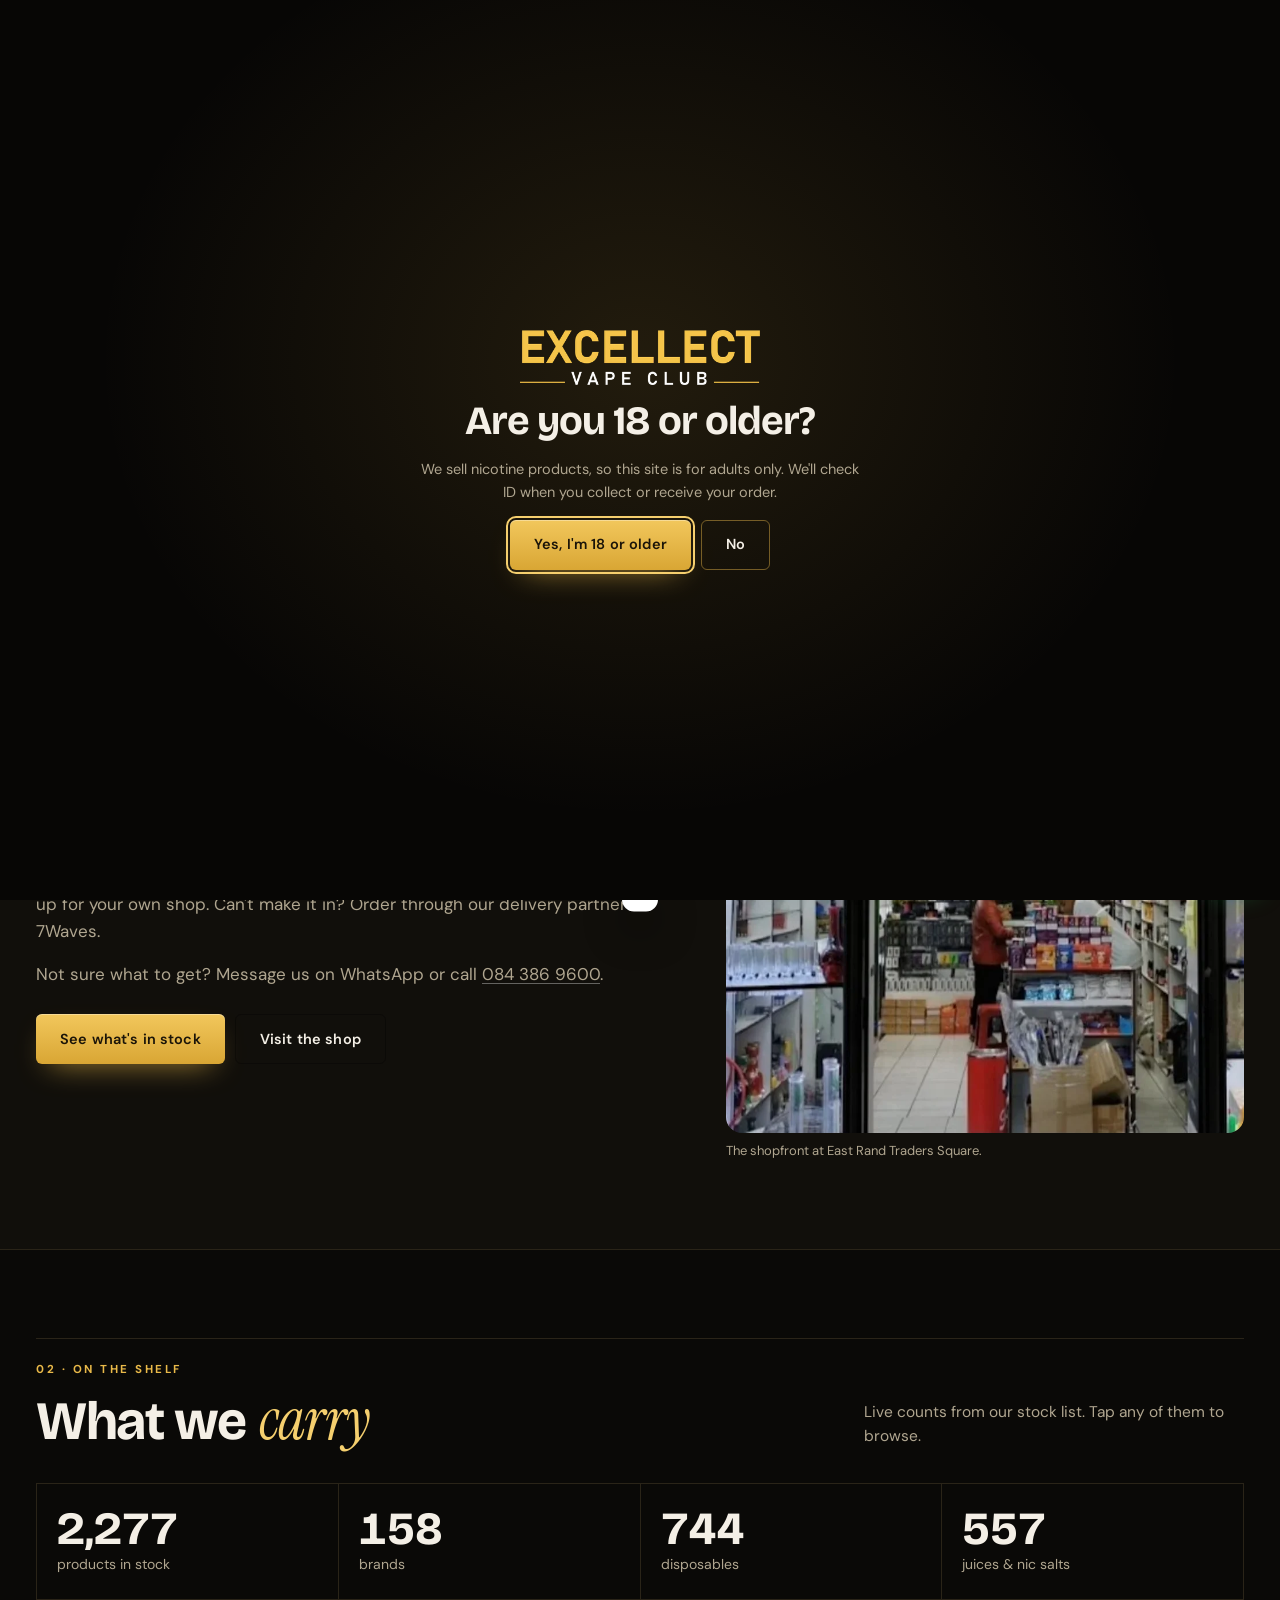
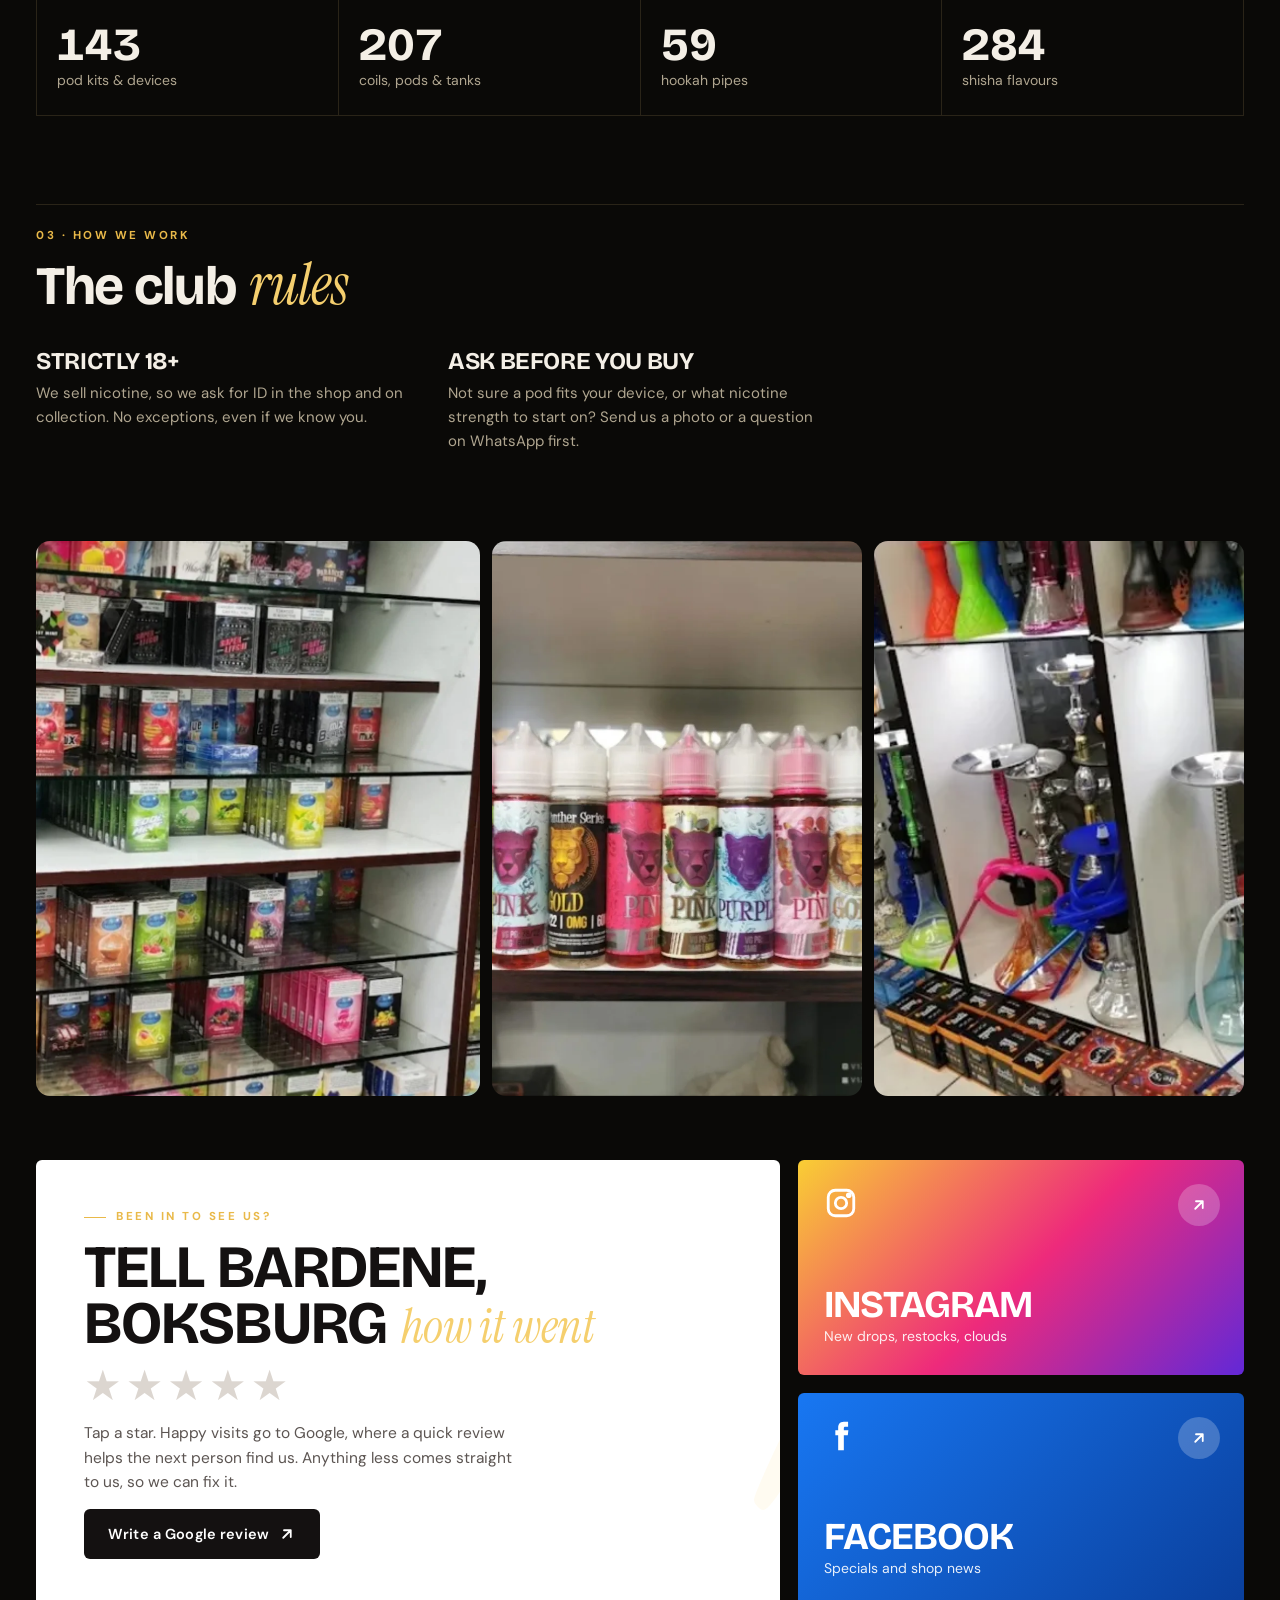
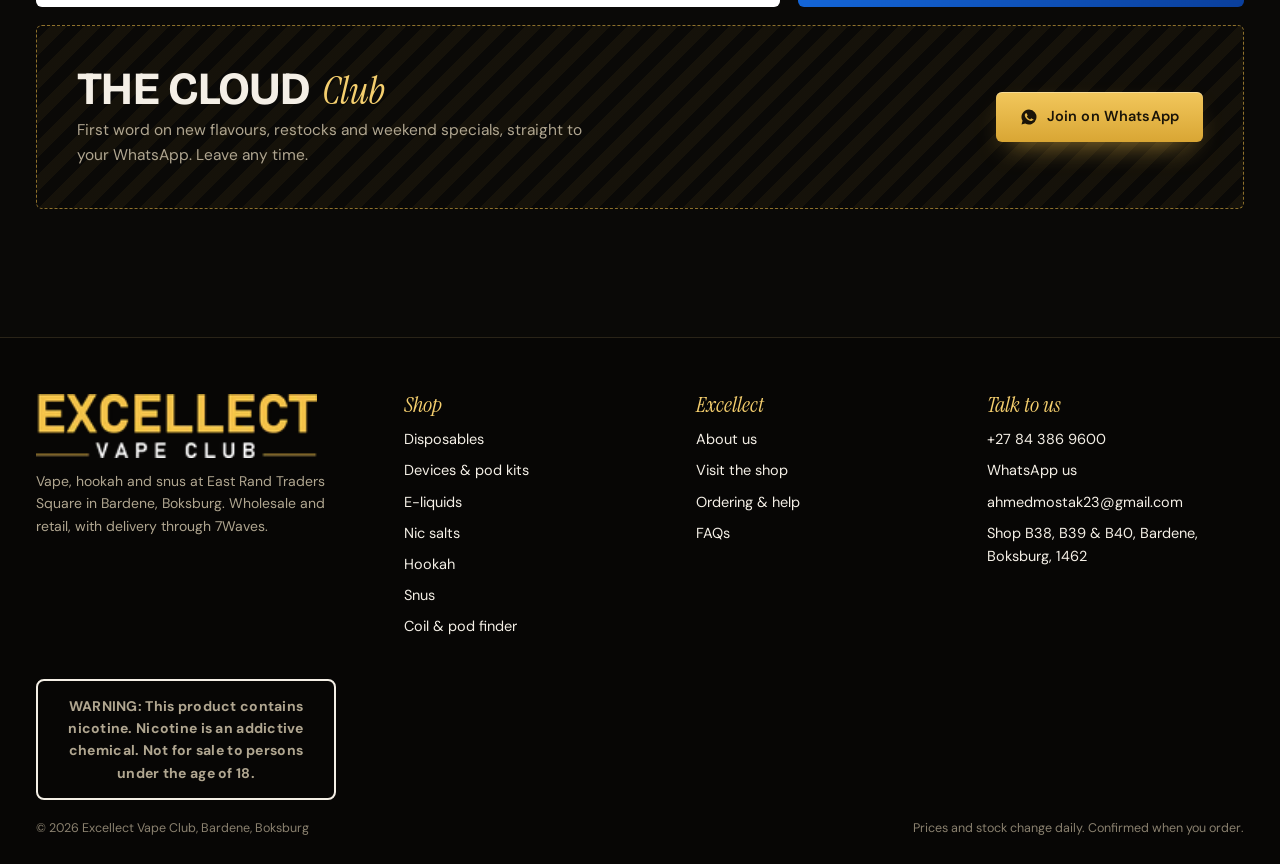
<file: about.html>
<!doctype html>
<html lang="en-ZA">
<head>
<meta charset="utf-8">
<meta name="viewport" content="width=device-width, initial-scale=1, viewport-fit=cover">
<title>About us · Excellect Vape Club</title>
<meta name="description" content="Excellect Vape Club is a wholesale and retail vape and hookah shop at East Rand Traders Square, 21 Frank Road, Bardene, Boksburg.">
<meta name="robots" content="noindex, nofollow">
<meta name="theme-color" content="#0a0907">
<link rel="icon" href="assets/img/icon.png">
<link rel="preconnect" href="https://fonts.googleapis.com"><link rel="preconnect" href="https://fonts.gstatic.com" crossorigin>
<link rel="stylesheet" href="https://fonts.googleapis.com/css2?family=Bricolage+Grotesque:opsz,wght@12..96,500;12..96,700;12..96,800&family=DM+Sans:wght@400;500;600;700&family=Instrument+Serif:ital@0;1&display=swap">
<link rel="stylesheet" href="assets/site.css">
<link rel="stylesheet" href="assets/theme.css">
<style>
.story{display:grid;grid-template-columns:1.1fr .9fr;gap:56px;align-items:center}
.story p{font-size:17px;color:var(--paper-mute);max-width:56ch}
.story p+p{margin-top:16px}
.story p b{color:var(--paper-ink)}
.story figure img{border-radius:16px;width:100%}
.story figcaption{font-size:13px;color:var(--paper-mute);margin-top:8px}
.stock{display:grid;grid-template-columns:repeat(4,1fr);border-top:1px solid var(--line);border-left:1px solid var(--line)}
.stock a{padding:22px 20px;border-right:1px solid var(--line);border-bottom:1px solid var(--line);transition:background .2s}
.stock a:hover{background:var(--panel)}
.stock b{display:block;font-family:var(--head);font-size:46px;line-height:1;font-variant-numeric:tabular-nums}
.stock span{color:var(--mute);font-size:14px}
.rules{display:grid;grid-template-columns:repeat(3,1fr);gap:28px}
.rules h3{font-size:24px;text-transform:uppercase;margin-bottom:8px}
.rules p{color:var(--mute);font-size:15px}
.gallery{display:grid;grid-template-columns:1.2fr 1fr 1fr;gap:12px}
.gallery img{border-radius:14px;width:100%;height:100%;object-fit:cover;aspect-ratio:4/5}
.cta{display:flex;gap:10px;flex-wrap:wrap;margin-top:26px}
@media (max-width:900px){.story{grid-template-columns:1fr}.stock{grid-template-columns:repeat(2,1fr)}.rules{grid-template-columns:1fr}.gallery{grid-template-columns:1fr 1fr}.gallery img:first-child{grid-column:1/-1;aspect-ratio:1}}
</style>
</head>
<body data-page="about">
<script src="assets/site.js"></script>
<main id="main">
  <div class="wrap">
    <nav class="crumbs" aria-label="Breadcrumb"><a href="index.html">Home</a><span>/</span><span>About us</span></nav>
    <header class="phead"><span class="tag">About Excellect</span><h1 style="margin-top:12px">Three shops, <span class="script">one</span> club</h1>
      <p>Excellect Vape Club is a wholesale and retail vape and hookah shop on 21 Frank Road in Bardene, Boksburg.</p></header>
  </div>

  <section class="sec paper" style="margin-top:48px">
    <div class="wrap story">
      <div>
        <span class="tag">01 · Who we are</span>
        <h2 style="margin:12px 0 22px">Find us by the <span class="script">glow</span></h2>
        <p>Excellect Vape Club is at <b>Shop B38, B39 & B40 in East Rand Traders Square</b>. We take up three shops: glass hookahs and pipes on lit shelves, rows of e-liquids, and a full wall of shisha flavours.</p>
        <p>We sell retail and wholesale, so you can pop in for one bottle of juice or stock up for your own shop. Can't make it in? Order through our delivery partner 7Waves.</p>
        <p>Not sure what to get? Message us on WhatsApp or call <a class="link" href="tel:+27843869600">084 386 9600</a>.</p>
        <div class="cta"><a class="btn btn-red" href="shop.html">See what's in stock</a><a class="btn btn-line" href="visit.html">Visit the shop</a></div>
      </div>
      <figure><img src="assets/img/shopfront.webp" alt="The Excellect Vape Club shopfront" width="600" height="583" loading="lazy"><figcaption>The shopfront at East Rand Traders Square.</figcaption></figure>
    </div>
  </section>

  <section class="sec">
    <div class="wrap">
      <div class="sec-head"><div><span class="tag">02 · On the shelf</span><h2>What we <span class="script">carry</span></h2></div><p>Live counts from our stock list. Tap any of them to browse.</p></div>
      <div class="stock" id="stock"></div>
    </div>
  </section>

  <section class="sec" style="padding-top:0">
    <div class="wrap">
      <div class="sec-head"><div><span class="tag">03 · How we work</span><h2>The club <span class="script">rules</span></h2></div></div>
      <div class="rules">
        <div class="rv"><h3>Strictly 18+</h3><p>We sell nicotine, so we ask for ID in the shop and on collection. No exceptions, even if we know you.</p></div>
        <div class="rv"><h3>Ask before you buy</h3><p>Not sure a pod fits your device, or what nicotine strength to start on? Send us a photo or a question on WhatsApp first.</p></div>
      </div>
    </div>
  </section>

  <section class="sec" style="padding-top:0">
    <div class="wrap">
      <div class="gallery" style="margin-bottom:64px">
        <img src="assets/img/disposables.webp" alt="A wall of boxed shisha flavours" width="600" height="795" loading="lazy">
        <img src="assets/img/eliquids.webp" alt="Rows of e-liquid bottles" width="600" height="685" loading="lazy">
        <img src="assets/img/interior.webp" alt="Hookah pipes on display inside the shop" width="600" height="337" loading="lazy">
      </div>
      <div data-community></div>
    </div>
  </section>
</main>
<script>
loadProducts().then((all) => {
  const fmt = (n) => n.toLocaleString("en-ZA").replace(/ /g, " ");
  const n = (fn) => fmt(all.filter(fn).length);
  const brands = new Set(all.map((p) => p.b).filter(Boolean)).size;
  $("#stock").innerHTML = [
    [n(() => true), "products in stock", "shop.html"],
    [brands, "brands", "shop.html"],
    [n((p) => p.s === "Disposables"), "disposables", "shop.html?s=Disposables"],
    [n((p) => p.s === "Nic Salts" || p.s === "E Liquids"), "juices & nic salts", "shop.html?c=vape"],
    [n((p) => p.s === "Devices"), "pod kits & devices", "shop.html?s=Devices"],
    [n((p) => p.s === "Coils, Pods & Tanks"), "coils, pods & tanks", "shop.html?s=Coils%2C+Pods+%26+Tanks"],
    [n((p) => p.s === "Hookah Pipes"), "hookah pipes", "shop.html?s=Hookah+Pipes"],
    [n((p) => p.s === "Hookah Flavour"), "shisha flavours", "shop.html?s=Hookah+Flavour"]
  ].map(([v, l, h]) => `<a href="${h}"><b>${v}</b><span>${l}</span></a>`).join("");
});
</script>
</body>
</html>
</file>
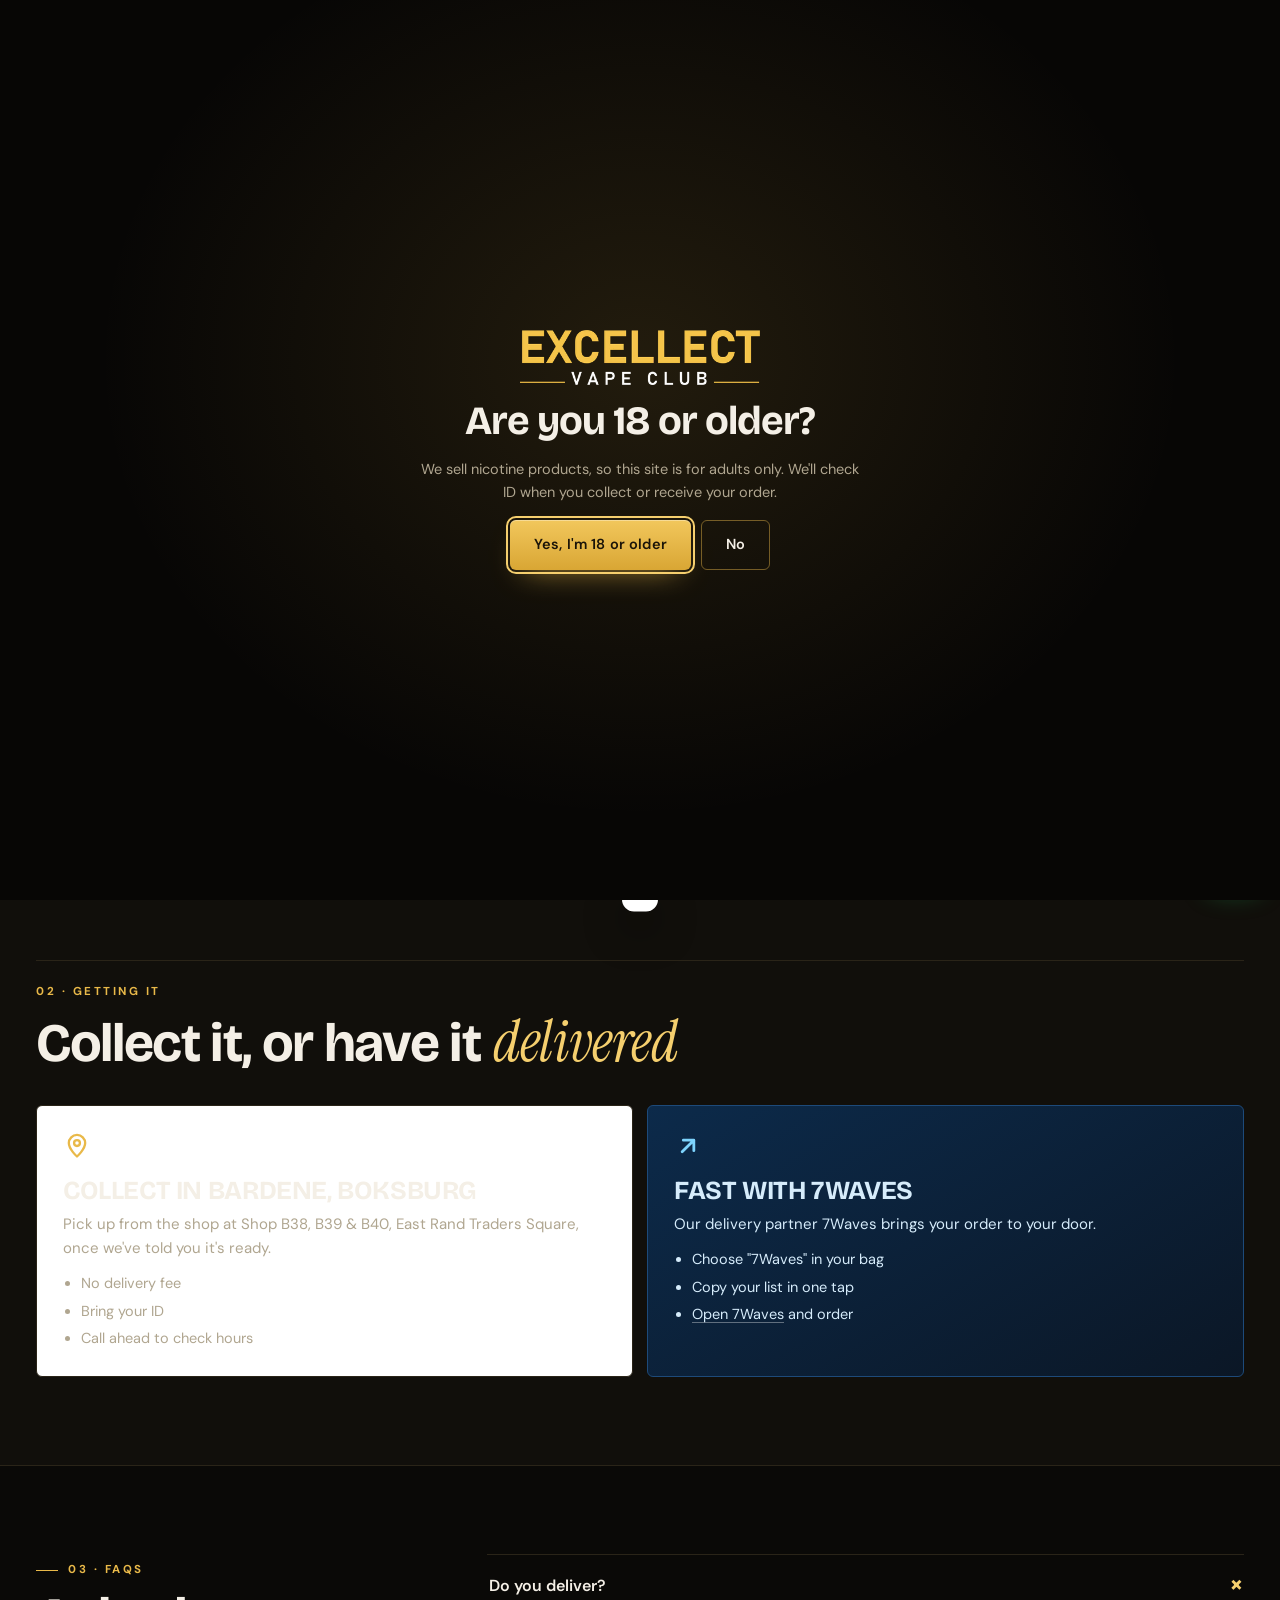
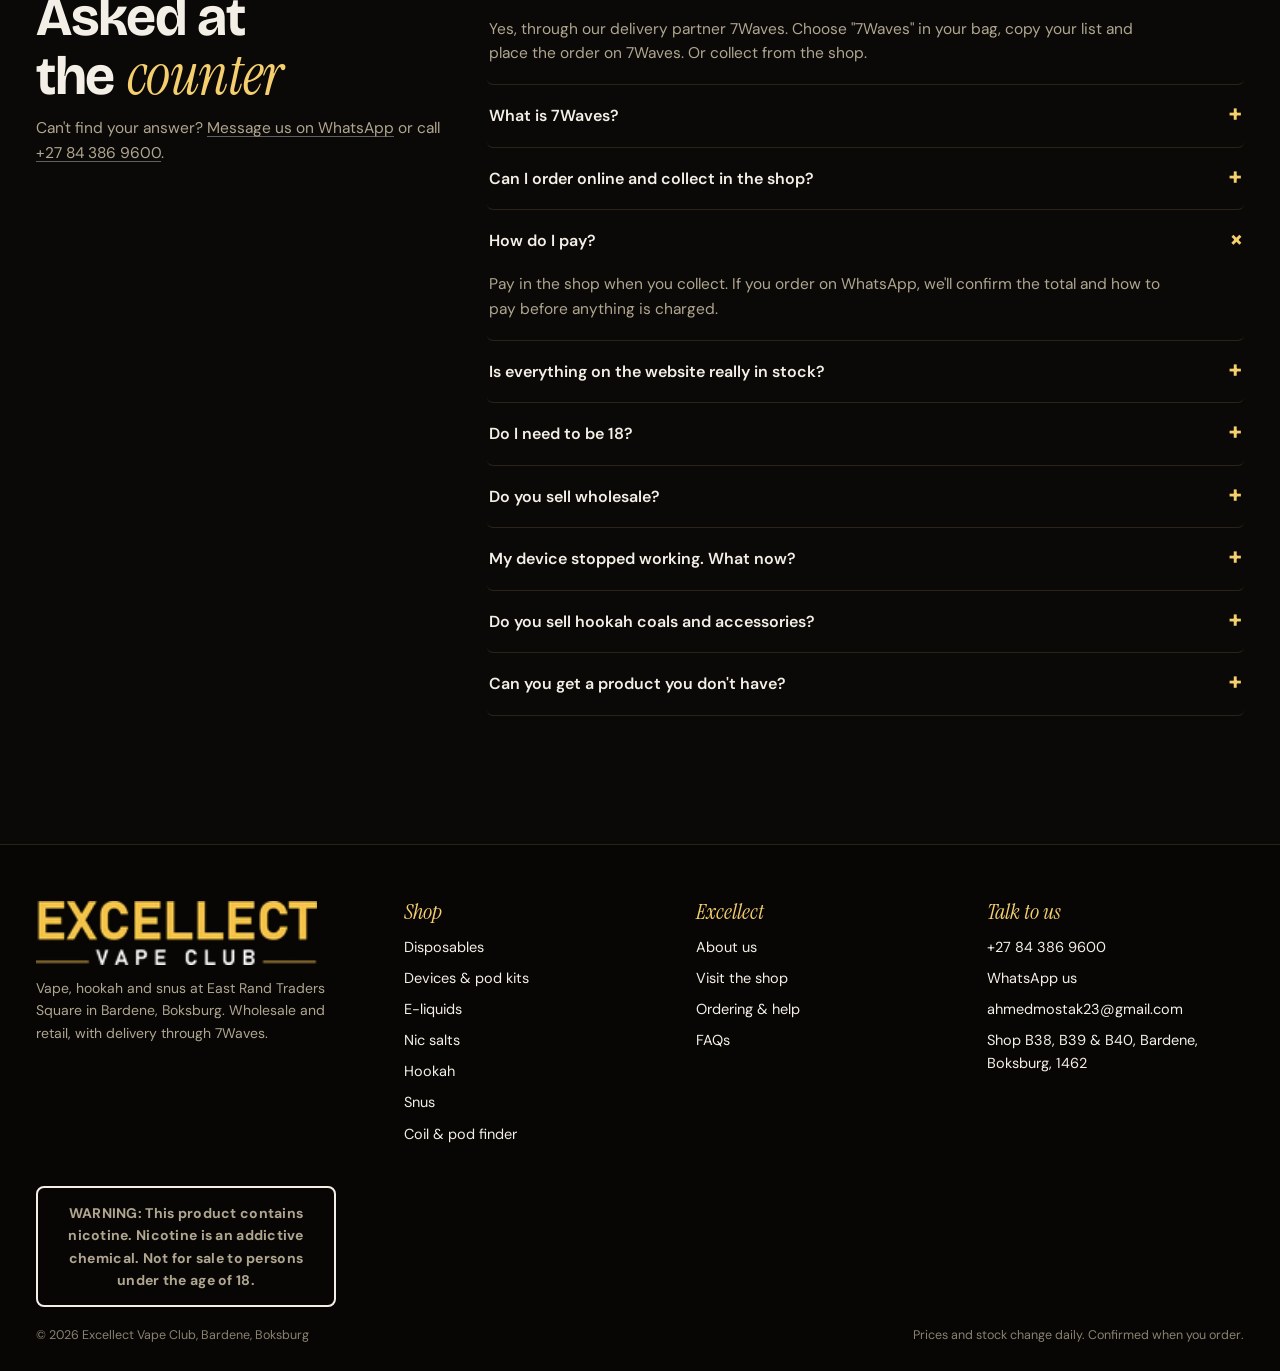
<file: help.html>
<!doctype html>
<html lang="en-ZA">
<head>
<meta charset="utf-8">
<meta name="viewport" content="width=device-width, initial-scale=1, viewport-fit=cover">
<title>Delivery & help · Excellect Vape Club</title>
<meta name="description" content="How ordering, collection and payment work at Excellect Vape Club, East Rand Traders Square, Bardene, Boksburg, plus answers to common questions.">
<meta name="robots" content="noindex, nofollow">
<meta name="theme-color" content="#0a0907">
<link rel="icon" href="assets/img/icon.png">
<link rel="preconnect" href="https://fonts.googleapis.com"><link rel="preconnect" href="https://fonts.gstatic.com" crossorigin>
<link rel="stylesheet" href="https://fonts.googleapis.com/css2?family=Bricolage+Grotesque:opsz,wght@12..96,500;12..96,700;12..96,800&family=DM+Sans:wght@400;500;600;700&family=Instrument+Serif:ital@0;1&display=swap">
<link rel="stylesheet" href="assets/site.css">
<link rel="stylesheet" href="assets/theme.css">
<style>
.steps{display:grid;grid-template-columns:repeat(3,1fr);gap:14px;counter-reset:st}
.step{counter-increment:st;padding:24px;border-radius:var(--r);background:var(--panel);border:1px solid var(--line)}
.step::before{content:counter(st);display:grid;place-items:center;width:38px;height:38px;border-radius:50%;background:var(--red);color:#fff;font-family:var(--head);font-size:22px;margin-bottom:14px}
.step h3{font-size:23px;text-transform:uppercase;margin-bottom:6px}
.step p{color:var(--mute);font-size:14.5px}
.ways{display:grid;grid-template-columns:repeat(3,1fr);gap:14px}
.ways:has(> :nth-child(2):last-child){grid-template-columns:repeat(2,1fr)}
.way.wv{background:linear-gradient(150deg,#0c2a4a,#0b1726);border-color:#1d4a7a}
.way.wv h3,.way.wv p,.way.wv ul{color:#d6ecfb}
.way.wv svg{color:#7dd3fc}
.way{padding:26px;border-radius:var(--r);border:1px solid var(--paper-line);background:#fff}
.way h3{font-size:26px;text-transform:uppercase;margin:10px 0 8px;color:var(--paper-ink)}
.way p{color:var(--paper-mute);font-size:15px}
.way svg{width:28px;height:28px;color:var(--red)}
.way ul{margin:12px 0 0 18px;color:var(--paper-mute);font-size:14.5px;display:grid;gap:4px}
.faq{display:grid;grid-template-columns:.7fr 1.3fr;gap:44px;align-items:start}
.qa{border-top:1px solid var(--line)}
.qa details{border-bottom:1px solid var(--line)}
.qa summary{list-style:none;cursor:pointer;display:flex;justify-content:space-between;gap:16px;padding:18px 2px;font-weight:600;font-size:16px}
.qa summary::-webkit-details-marker{display:none}
.qa summary::after{content:"+";font-family:var(--head);font-size:28px;line-height:.8;color:var(--red-hi);transition:transform .25s}
.qa details[open] summary::after{transform:rotate(45deg)}
.qa details p{color:var(--mute);padding:0 2px 18px;max-width:62ch}
.qa details p a{color:var(--ink)}
@media (max-width:860px){.steps,.ways,.faq{grid-template-columns:1fr}}
</style>
</head>
<body data-page="help">
<script src="assets/site.js"></script>
<main id="main">
  <div class="wrap">
    <nav class="crumbs" aria-label="Breadcrumb"><a href="index.html">Home</a><span>/</span><span>Ordering &amp; help</span></nav>
    <header class="phead"><span class="tag">Help desk</span><h1 style="margin-top:12px">Ordering, delivery &amp; <span class="script">the fine print</span></h1>
      <p>How to order from us, how 7Waves delivery works, and straight answers to what people ask at the counter.</p></header>
  </div>

  <section class="sec" style="padding-top:48px">
    <div class="wrap">
      <div class="sec-head"><div><span class="tag">01 · How to order</span><h2>Three <span class="script">easy</span> steps</h2></div></div>
      <div class="steps">
        <div class="step"><h3>Fill your bag</h3><p>Browse the <a class="link" href="shop.html">shop</a> and add what you want. Everything listed is in stock.</p></div>
        <div class="step"><h3>Send it on WhatsApp</h3><p>Open your bag, pick Collect or 7Waves, and tap send. Your order arrives as a message to us.</p></div>
        <div class="step"><h3>We confirm, you pay</h3><p>We check everything is packed, confirm the total and sort out payment with you. Then it's yours.</p></div>
      </div>
    </div>
  </section>

  <section class="sec paper">
    <div class="wrap">
      <div class="sec-head"><div><span class="tag">02 · Getting it</span><h2>Collect it, or have it <span class="script">delivered</span></h2></div></div>
      <div class="ways">
        <div class="way"><span data-i="pin"></span><h3>Collect in Bardene, Boksburg</h3><p>Pick up from the shop at Shop B38, B39 & B40, East Rand Traders Square, once we've told you it's ready.</p>
          <ul><li>No delivery fee</li><li>Bring your ID</li><li>Call ahead to check hours</li></ul></div>
        <div class="way wv" data-f="partner"><span data-i="out"></span><h3>Fast with 7Waves</h3><p>Our delivery partner 7Waves brings your order to your door.</p>
          <ul><li>Choose "7Waves" in your bag</li><li>Copy your list in one tap</li><li><a class="link" id="wave-help" target="_blank" rel="noopener">Open 7Waves</a> and order</li></ul></div>
      </div>
    </div>
  </section>

  <section class="sec" id="faq">
    <div class="wrap faq">
      <div><span class="tag">03 · FAQs</span><h2 style="margin-top:10px">Asked at the <span class="script">counter</span></h2><p class="muted" style="margin-top:12px">Can't find your answer? <a class="link" id="faq-wa" target="_blank" rel="noopener">Message us on WhatsApp</a> or call <a class="link" href="tel:+27843869600">+27 84 386 9600</a>.</p></div>
      <div class="qa">
        <details open><summary>Do you deliver?</summary><p>Yes, through our delivery partner 7Waves. Choose "7Waves" in your bag, copy your list and place the order on 7Waves. Or collect from the shop.</p></details>
        <details data-f="partner"><summary>What is 7Waves?</summary><p>7Waves is our delivery partner for fast local orders. Pick "7Waves" in your bag, copy your list and order the same items on 7Waves.</p></details>
        <details><summary>Can I order online and collect in the shop?</summary><p>Yes. Choose "Collect in Bardene, Boksburg" in your bag. We'll let you know on WhatsApp when it's packed and waiting for you at East Rand Traders Square.</p></details>
        <details open><summary>How do I pay?</summary><p>Pay in the shop when you collect. If you order on WhatsApp, we'll confirm the total and how to pay before anything is charged.</p></details>
        <details><summary>Is everything on the website really in stock?</summary><p>The website only lists products that are in stock on our stock list. Things do sell fast, so if something goes before we confirm your order, we'll tell you straight away and suggest something similar.</p></details>
        <details><summary>Do I need to be 18?</summary><p>Yes. We only sell to adults and check ID in the shop and on collection.</p></details>
        <details><summary>Do you sell wholesale?</summary><p>Yes, we're a wholesale and retail store. Send us your list on WhatsApp for bulk prices.</p></details>
        <details><summary>My device stopped working. What now?</summary><p>Message us with your order details and what's happening. Warranty depends on the brand, but we'll help you sort it out.</p></details>
        <details><summary>Do you sell hookah coals and accessories?</summary><p>Yes: coals, heads, hoses, tongs and more. Have a look in <a class="link" href="shop.html?c=hookah">Hookah</a>.</p></details>
        <details><summary>Can you get a product you don't have?</summary><p>Often, yes. Tell us what you're after and we'll check with our suppliers.</p></details>
      </div>
    </div>
  </section>
</main>
<script>
$$("[data-i]").forEach((el) => (el.outerHTML = I[el.dataset.i]));
$("#faq-wa").href = wa("Hi Excellect, I have a question: ");
$("#wave-help").href = waveLink();
</script>
</body>
</html>
</file>
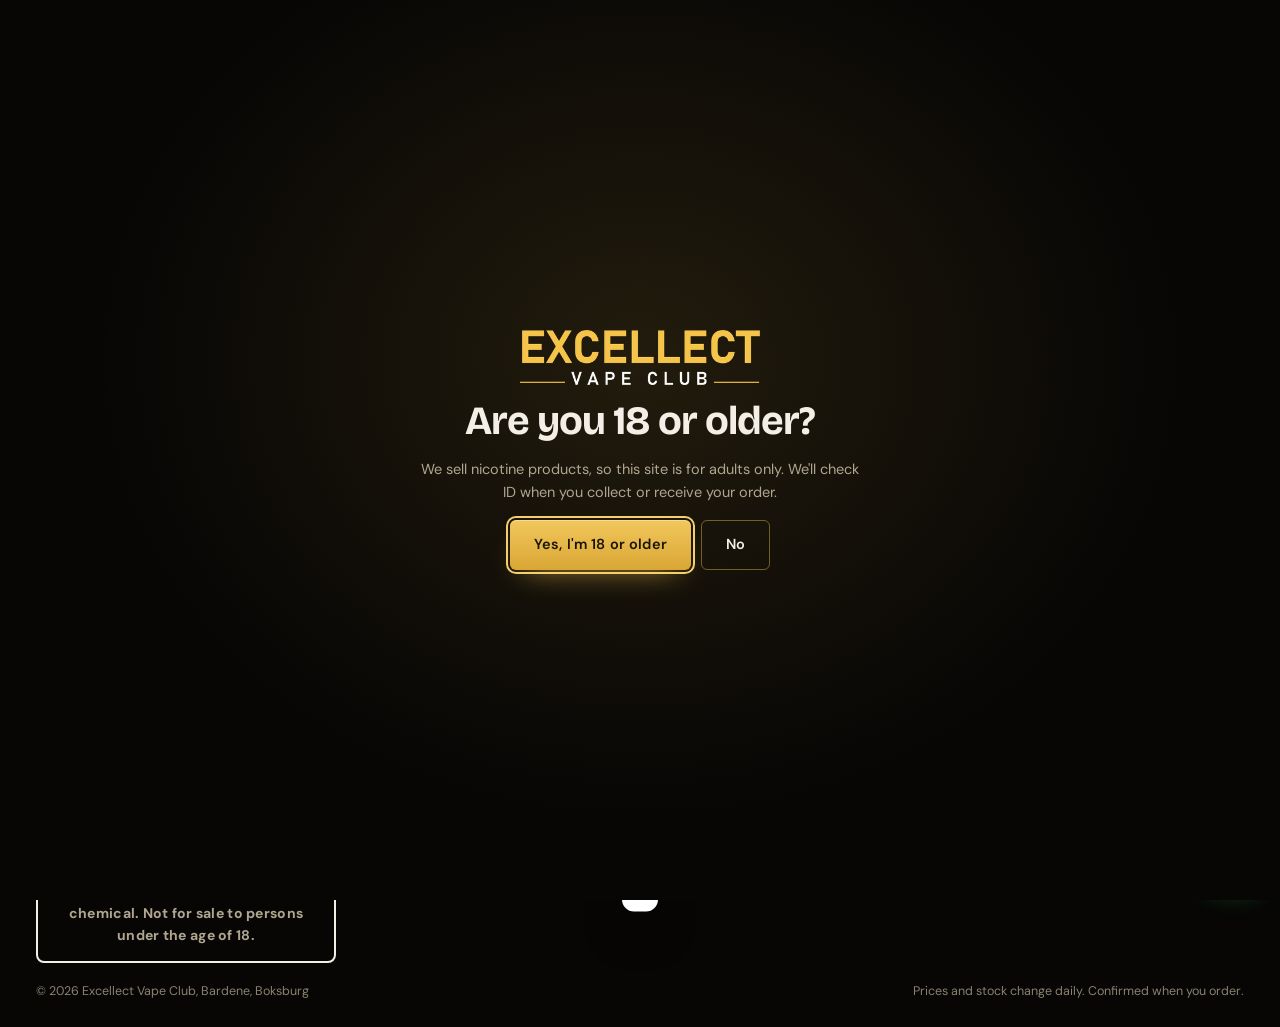
<file: product.html>
<!doctype html>
<html lang="en-ZA">
<head>
<meta charset="utf-8">
<meta name="viewport" content="width=device-width, initial-scale=1, viewport-fit=cover">
<title>Product · Excellect Vape Club</title>
<meta name="robots" content="noindex, nofollow">
<meta name="theme-color" content="#0a0907">
<link rel="icon" href="assets/img/icon.png">
<link rel="preconnect" href="https://fonts.googleapis.com"><link rel="preconnect" href="https://fonts.gstatic.com" crossorigin>
<link rel="stylesheet" href="https://fonts.googleapis.com/css2?family=Bricolage+Grotesque:opsz,wght@12..96,500;12..96,700;12..96,800&family=DM+Sans:wght@400;500;600;700&family=Instrument+Serif:ital@0;1&display=swap">
<link rel="stylesheet" href="assets/site.css">
<link rel="stylesheet" href="assets/theme.css">
<style>
.pd{display:grid;grid-template-columns:1fr 1fr;gap:48px;padding-block:24px 64px;align-items:start}
.pic{position:sticky;top:calc(var(--hdr) + 20px);aspect-ratio:1;border-radius:20px;background:#fff;overflow:hidden;display:grid;place-items:center}
.pic>img{width:100%;height:100%;object-fit:contain;padding:28px}
.pic .noimg img{width:45%}
.info{display:grid;gap:18px}
.info .br{font-size:13px;font-weight:700;letter-spacing:.14em;text-transform:uppercase;color:var(--red-hi)}
.info h1{font-size:clamp(34px,4.4vw,52px);text-transform:none;line-height:1.02}
.info .price{font-size:44px}
.stock{display:inline-flex;align-items:center;gap:8px;font-size:14px;font-weight:600;color:var(--ok)}
.stock i{width:8px;height:8px;border-radius:50%;background:var(--ok)}
.specs{display:grid;grid-template-columns:repeat(auto-fill,minmax(130px,1fr));gap:8px}
.specs div{padding:10px 12px;border-radius:10px;background:var(--panel);border:1px solid var(--line);font-size:14px;font-weight:600}
.specs .multi{grid-column:1/-1}
.specs .opts{display:flex;flex-wrap:wrap;gap:6px;margin-top:6px}
.specs .opts i{font-style:normal;font-size:13px;font-weight:600;padding:4px 10px;border-radius:999px;background:rgba(255,255,255,.07)}
.specs small{display:block;font-size:10.5px;letter-spacing:.12em;text-transform:uppercase;color:var(--dim);font-weight:700}
.buy{display:flex;gap:10px;flex-wrap:wrap;align-items:center}
.buy .qty{margin:0;height:48px}
.buy .qty button{width:42px;height:46px;font-size:18px}
.buy .qty input{width:40px;text-align:center;background:none;border:0;font-weight:700;font-size:15px;outline:0;-moz-appearance:textfield}
.buy .qty input::-webkit-inner-spin-button{display:none}
.buy .btn-red{flex:1;min-width:180px}
.favbig{width:48px;height:48px;border-radius:50%;border:1.5px solid var(--line);display:grid;place-items:center}
.favbig svg{width:20px;height:20px}
.favbig.on svg{fill:var(--red-hi);stroke:var(--red-hi)}
.alt{display:flex;gap:10px;flex-wrap:wrap}
.alt .btn{flex:1;min-width:200px}
.box{border:1px solid var(--line);border-radius:14px;overflow:hidden}
.box div{display:flex;gap:12px;padding:14px 16px;font-size:14px;color:var(--mute)}
.box div+div{border-top:1px solid var(--line)}
.box svg{width:20px;height:20px;color:var(--red-hi);flex:none}
.box b{color:var(--ink);font-weight:600}
.desc{color:var(--mute);font-size:15px;max-width:62ch}
.desc h2{font-size:22px;color:var(--ink);margin-bottom:8px}
.fits{display:flex;flex-wrap:wrap;gap:6px;align-items:center}
.fits small{font-size:11px;font-weight:700;letter-spacing:.12em;text-transform:uppercase;color:var(--dim);margin-right:4px}
.fits a{font-size:13px;font-weight:600;padding:6px 12px;border-radius:999px;border:1px solid var(--line);transition:all .2s}
.fits a:hover{border-color:var(--red);color:#fff;background:var(--red-soft)}
.fits a.ask{border-style:dashed;color:var(--mute)}
.share{font-size:13.5px;color:var(--mute);text-decoration:underline;justify-self:start}
.nf{padding:80px 0;text-align:center;display:grid;gap:14px;justify-items:center}
@media (max-width:860px){.pd{grid-template-columns:1fr;gap:24px}.pic{position:static}}
</style>
</head>
<body data-page="shop">
<script src="assets/site.js"></script>
<main id="main">
  <div class="wrap">
    <nav class="crumbs" aria-label="Breadcrumb"><a href="index.html">Home</a><span>/</span><a href="shop.html">Shop</a><span>/</span><a id="c-sub" href="shop.html">…</a></nav>
    <div id="pd"><div class="pd"><div class="pic"></div><div class="info"><p class="muted">Loading…</p></div></div></div>
  </div>
  <section class="sec" id="rel-sec" hidden style="padding-top:20px"><div class="wrap"><div class="sec-head"><h2 style="font-size:36px">You might also like</h2><a class="btn btn-line btn-sm" id="rel-more" href="shop.html">See more</a></div><div class="rail" id="rel"></div></div></section>
  <section class="sec" id="seen-sec" hidden style="padding-top:0"><div class="wrap"><div class="sec-head"><h2 style="font-size:36px">Recently viewed</h2></div><div class="rail" id="seen"></div></div></section>
</main>
<script>
const id = +new URLSearchParams(location.search).get("id");
const SUBNAME = { "E Liquids": "E-liquids", "Nic Salts": "Nic salts", "Devices": "Pod kits & devices", "Hookah Flavour": "Shisha flavours", "Coal": "Coals" };

Promise.all([loadProducts(), loadDetail(id)]).then(([all, det]) => {
  const p = byId.get(id);
  if (!p) {
    $("#pd").innerHTML = `<div class="nf"><h1 style="font-size:44px">This one's sold out</h1><p class="muted">Or the link is old. We only list what's in stock, so have a look at what's on the shelf now.</p><a class="btn btn-red" href="shop.html">Browse the shop</a></div>`;
    $("#c-sub").textContent = "Not found"; return;
  }
  const sub = SUBNAME[p.s] || p.s;
  document.title = `${p.n} · Excellect Vape Club`;
  $("#c-sub").textContent = sub; $("#c-sub").href = `shop.html?s=${encodeURIComponent(p.s)}`;
  // display guard: never print a dumped list, and show real option lists as chips
  const specs = Object.fromEntries(Object.entries(det.a || {}).filter(([, v]) => v.split(", ").length <= 8 && v.length <= 160));
  if (p.puffs && !specs.Puffs) specs.Puffs = (parseFloat(p.puffs) < 100 ? p.puffs + "k" : fmtN(p.puffs));
  if (p.mg && !specs.Strength) specs.Strength = p.mg + "mg";
  if (p.b) specs.Brand = p.b;
  specs.Category = sub;
  const fav = isFav(p.id);
  $("#pd").innerHTML = `<div class="pd">
    <div class="pic">${imgHtml({ ...p, i: det.i }, true)}</div>
    <div class="info">
      ${p.b ? `<a class="br" href="shop.html?b=${encodeURIComponent(p.b)}">${esc(p.b)}</a>` : ""}
      <h1>${esc(p.n)}</h1>
      <div style="display:flex;align-items:center;gap:18px;flex-wrap:wrap">${priceHtml(p)}<span class="stock"><i></i>In stock</span></div>
      <div class="specs">${Object.entries(specs).map(([k, v]) => { const parts = v.split(", ");
        return parts.length > 1 ? `<div class="multi"><small>${esc(k)} · ${parts.length} options</small><span class="opts">${parts.map((x) => `<i>${esc(x)}</i>`).join("")}</span></div>` : `<div><small>${esc(k)}</small>${esc(v)}</div>`; }).join("")}</div>
      ${p.var ? `<p class="note">This comes in a few options (flavour or strength). Add it to your bag and tell us which one in the note, or ask us on WhatsApp.</p>` : ""}
      ${p.p ? `<div class="buy">
        <span class="qty"><button id="qm" aria-label="One less">−</button><label class="sr" for="qn">Quantity</label><input id="qn" type="number" min="1" max="50" value="1" inputmode="numeric"><button id="qp" aria-label="One more">+</button></span>
        <button class="btn btn-red" data-add="${p.id}" data-qty="#qn">${I.bag} Add to bag</button>
        <button class="favbig${fav ? " on" : ""}" data-fav="${p.id}" aria-pressed="${fav}" aria-label="Save to favourites">${I.heart}</button></div>` : ""}
      <div class="alt">
        ${p.p && CONFIG.onlineStore ? `<a class="btn btn-line" id="buynow" href="${buyOnlineUrl(p)}" target="_blank" rel="noopener">Buy now with online checkout ${I.out}</a>` : ""}
        <a class="btn btn-wa" href="${wa(`Hi Excellect, I have a question about ${p.n}: `)}" target="_blank" rel="noopener">${I.wa} Ask about this</a>
      </div>
      <div class="box">
        <div>${I.pin}<span><b>Collect in Bardene, Boksburg.</b> Order it here and pick it up at East Rand Traders Square once we've confirmed on WhatsApp.</span></div>
        <div>${I.truck}<span><b>Buying in bulk?</b> We're a wholesale and retail store. Ask us on WhatsApp for bulk prices.</span></div>
        ${CONFIG.partnerName ? "" : "<!--"}<div>${I.out}<span><b>Need it fast?</b> Order it through our delivery partner <a class="link" href="${waveLink()}" target="_blank" rel="noopener">7Waves</a>.</span></div>${CONFIG.partnerName ? "" : "-->"}
        <div>${I.clock}<span><b>18+ only.</b> We check ID in the shop and on collection.</span></div>
      </div>
      ${det.d ? `<div class="desc"><h2>About this product</h2><p>${esc(det.d)}</p></div>` : ""}
      <button class="share" id="share">Share this product</button>
    </div></div>`;

  const qn = $("#qn");
  if (qn) {
    $("#qm").onclick = () => { qn.value = Math.max(1, +qn.value - 1); syncBuy(); };
    $("#qp").onclick = () => { qn.value = Math.min(50, +qn.value + 1); syncBuy(); };
    qn.oninput = syncBuy;
  }
  function syncBuy() { const b = $("#buynow"); if (b) b.href = buyOnlineUrl(p, Math.max(1, +qn.value || 1)); }
  $("#share").onclick = async () => {
    const data = { title: p.n, text: `${p.n} at Excellect Vape Club`, url: location.href };
    try { if (navigator.share) await navigator.share(data); else { await navigator.clipboard.writeText(location.href); toast("Link copied"); } } catch {}
  };

  // related: same type, same brand first
  const rel = all.filter((x) => x.id !== p.id && x.s === p.s).sort((a, b) => ((b.b === p.b) - (a.b === p.b)) || (!!b.t - !!a.t)).slice(0, 12);
  if (rel.length) { $("#rel").innerHTML = rel.map(cardHtml).join(""); $("#rel-more").href = `shop.html?s=${encodeURIComponent(p.s)}`; $("#rel-sec").hidden = false; }
  const seen = store.get("cv_seen", []).filter((s) => s.id !== p.id && byId.has(s.id)).map((s) => byId.get(s.id));
  if (seen.length) { $("#seen").innerHTML = seen.map(cardHtml).join(""); $("#seen-sec").hidden = false; }
  rememberSeen(p);
});
function fmtN(n) { return (+n).toLocaleString("en-ZA").replace(/ /g, " "); }
</script>
</body>
</html>
</file>
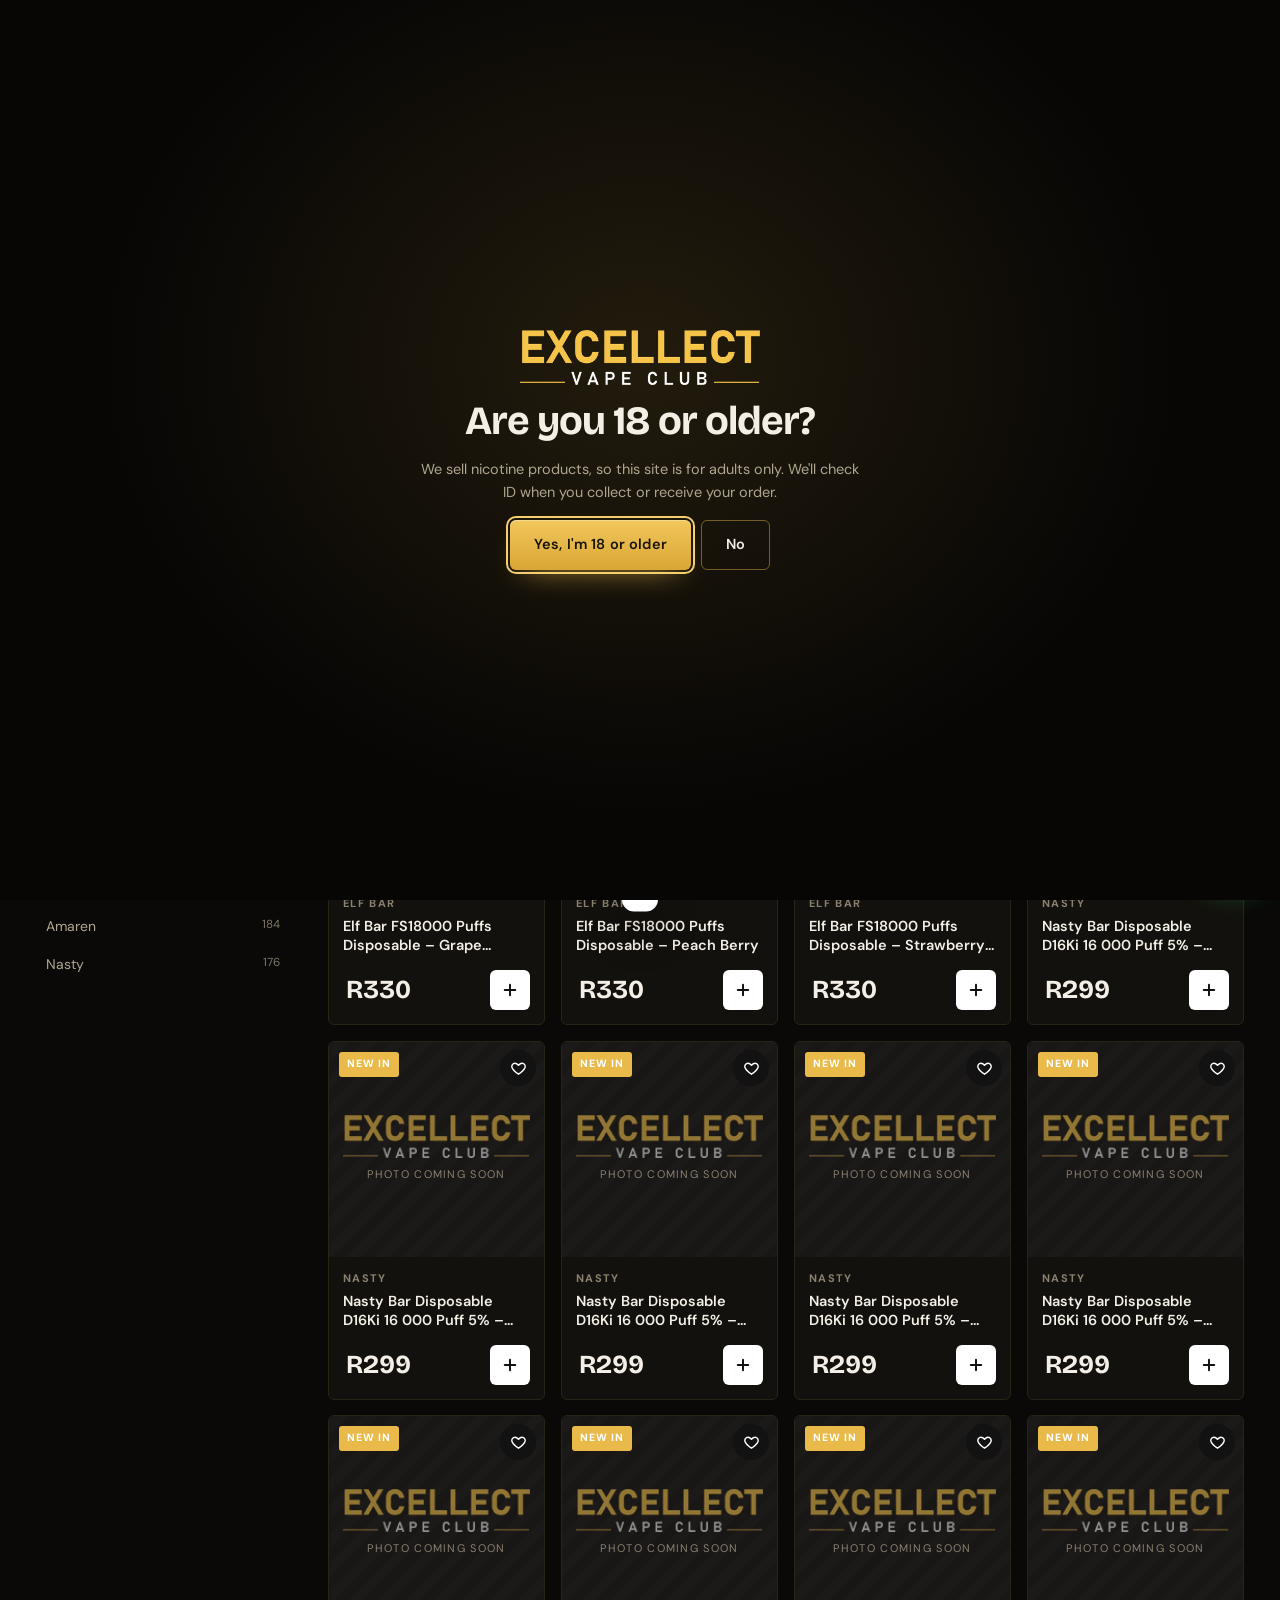
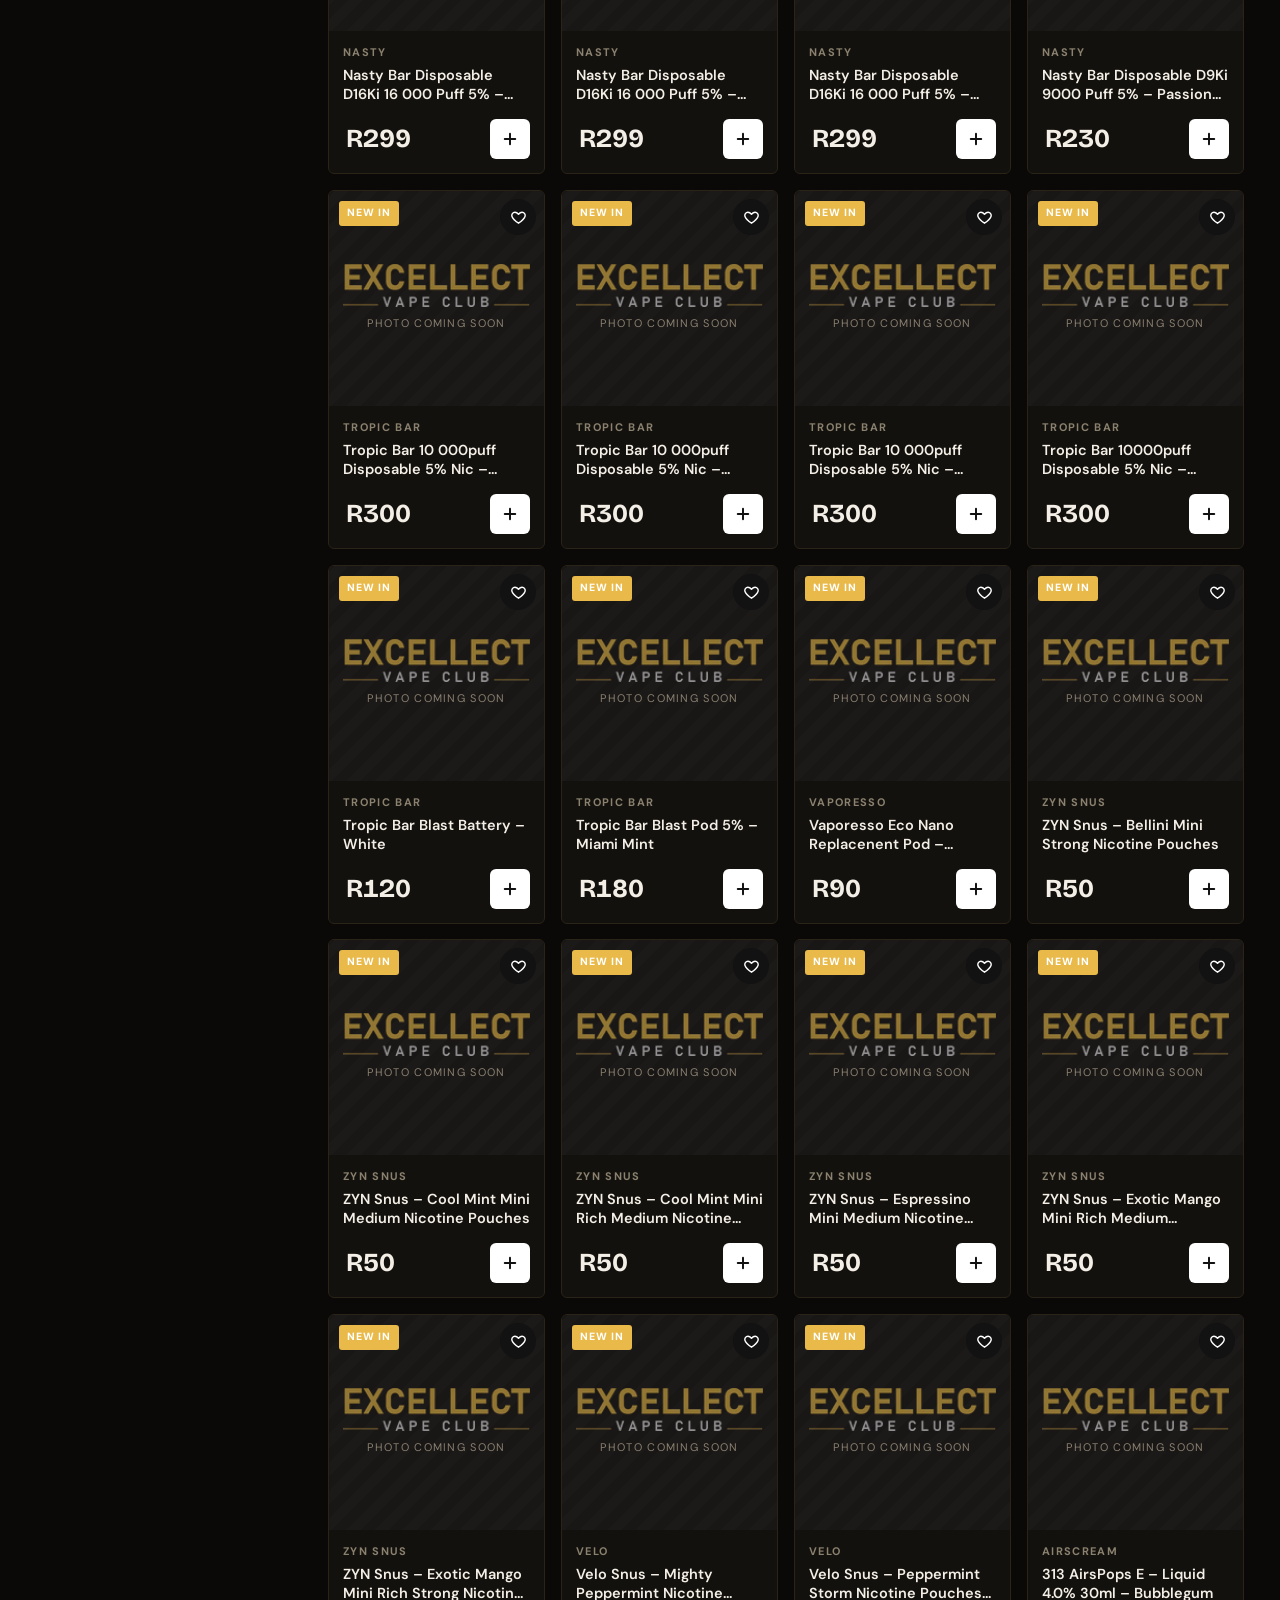
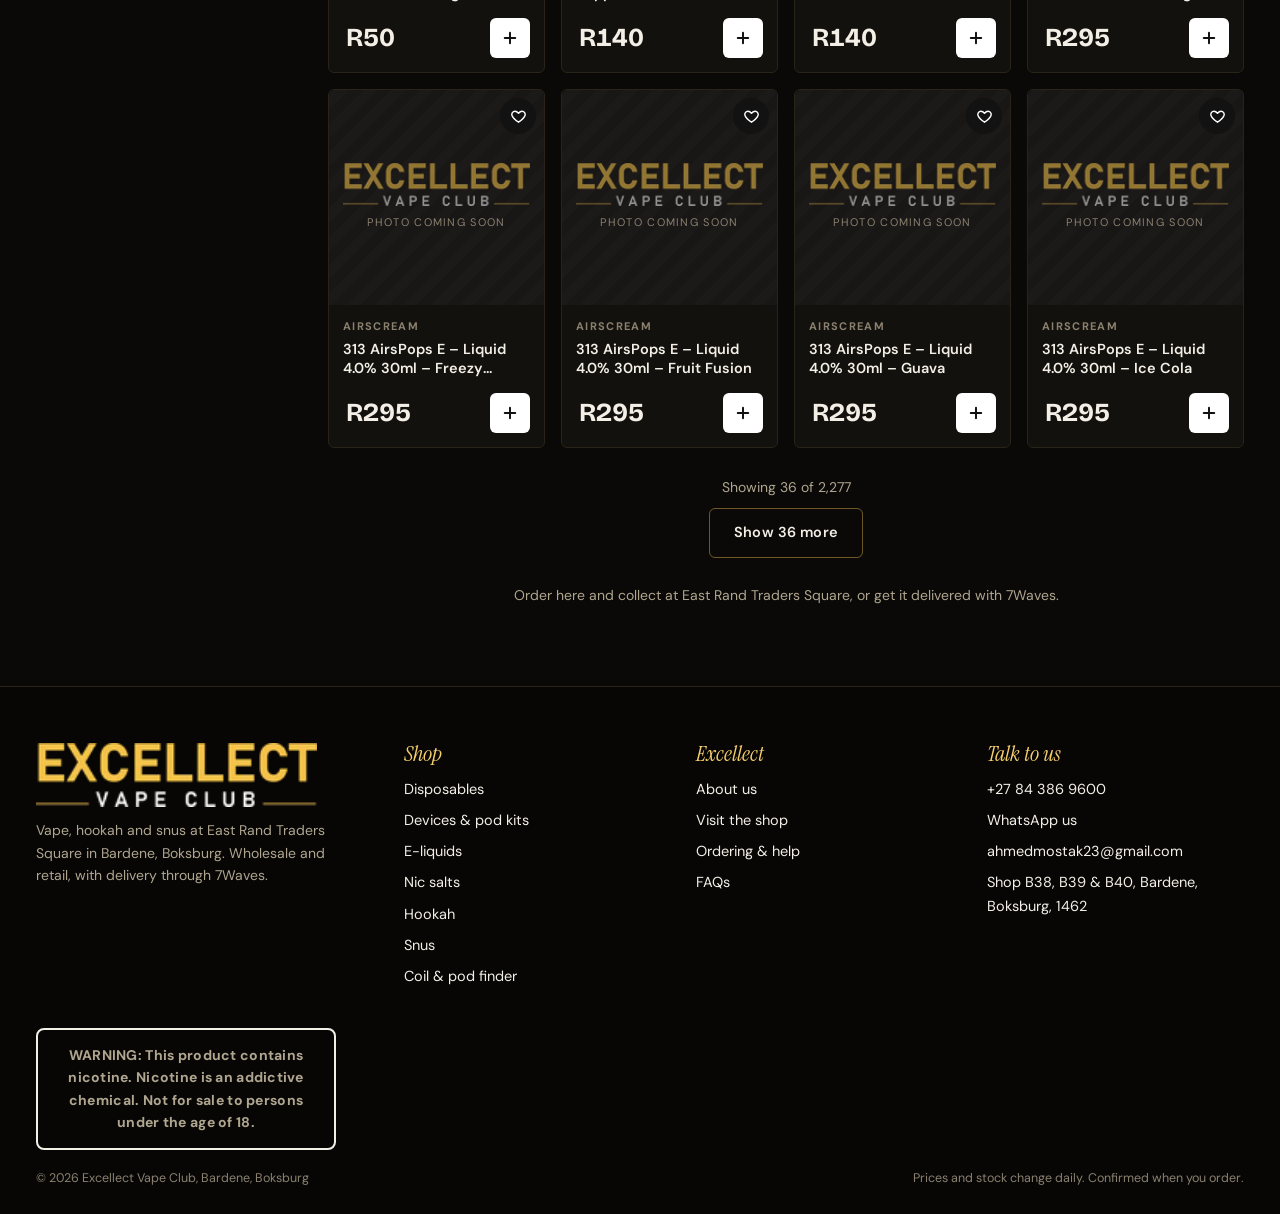
<file: shop.html>
<!doctype html>
<html lang="en-ZA">
<head>
<meta charset="utf-8">
<meta name="viewport" content="width=device-width, initial-scale=1, viewport-fit=cover">
<title>Shop · Excellect Vape Club</title>
<meta name="description" content="Everything in stock at Excellect Vape Club, Bardene, Boksburg: disposables, pod kits, e-liquids, nic salts, coils, hookah pipes, shisha and snus. Filter by brand, flavour, puffs and price.">
<meta name="robots" content="noindex, nofollow">
<meta name="theme-color" content="#0a0907">
<link rel="icon" href="assets/img/icon.png">
<link rel="preconnect" href="https://fonts.googleapis.com"><link rel="preconnect" href="https://fonts.gstatic.com" crossorigin>
<link rel="stylesheet" href="https://fonts.googleapis.com/css2?family=Bricolage+Grotesque:opsz,wght@12..96,500;12..96,700;12..96,800&family=DM+Sans:wght@400;500;600;700&family=Instrument+Serif:ital@0;1&display=swap">
<link rel="stylesheet" href="assets/site.css">
<link rel="stylesheet" href="assets/theme.css">
<style>
.layout{display:grid;grid-template-columns:260px 1fr;gap:32px;padding-block:28px 40px;align-items:start}
.side{position:sticky;top:calc(var(--hdr) + 18px);max-height:calc(100vh - var(--hdr) - 36px);overflow:auto;padding-right:6px;display:grid;gap:22px;scrollbar-width:thin}
.fg h4{font-family:var(--body);font-size:12px;font-weight:700;letter-spacing:.14em;text-transform:uppercase;color:var(--dim);margin-bottom:10px}
.fl{list-style:none;display:grid;gap:2px}
.fl button{width:100%;display:flex;justify-content:space-between;gap:10px;padding:7px 10px;border-radius:8px;text-align:left;font-size:14px;color:var(--mute)}
.fl button:hover{background:rgba(255,255,255,.05);color:var(--ink)}
.fl button[aria-pressed="true"]{background:#fff;color:#111;font-weight:600}
.fl button small{color:inherit;opacity:.7;font-variant-numeric:tabular-nums}
.fl .sub button{padding-left:24px;font-size:13.5px}
.bsearch{width:100%;margin-bottom:8px;background:var(--panel2);border:1px solid var(--line);border-radius:8px;padding:8px 10px;font-size:13.5px;outline:0}
.bsearch:focus{border-color:var(--red)}
.more{font-size:13px;color:var(--mute);text-decoration:underline;padding:6px 10px}
.pills{display:flex;flex-wrap:wrap;gap:6px}
.pills button{padding:7px 12px;border-radius:999px;border:1px solid var(--line);font-size:13px;color:var(--mute)}
.pills button:hover{border-color:#fff;color:var(--ink)}
.pills button[aria-pressed="true"]{background:#fff;color:#111;border-color:#fff;font-weight:600}
.range{display:flex;gap:8px;align-items:center}
.range input{width:100%;background:var(--panel2);border:1px solid var(--line);border-radius:8px;padding:8px 10px;font-size:14px;outline:0}
.range input:focus{border-color:var(--red)}
.tog{display:flex;align-items:center;gap:10px;font-size:14px;color:var(--mute);cursor:pointer;padding:4px 0}
.tog input{accent-color:var(--red);width:17px;height:17px}

.bar{display:flex;align-items:center;justify-content:space-between;gap:12px;flex-wrap:wrap;margin-bottom:14px}
.bar h1{font-size:clamp(34px,5vw,54px)}
.bar .cnt{color:var(--mute);font-size:14px;margin-top:4px}
.tools{display:flex;gap:8px;align-items:center;flex-wrap:wrap}
.sq{display:flex;align-items:center;gap:8px;height:42px;padding:0 14px;border-radius:999px;background:var(--panel2);border:1px solid var(--line);min-width:220px}
.sq:focus-within{border-color:var(--red)}
.sq svg{width:16px;color:var(--dim)}
.sq input{background:none;border:0;outline:0;width:100%;font-size:14px}
.sort{height:42px;border-radius:999px;background:var(--panel2);border:1px solid var(--line);padding:0 14px;font-size:14px;outline:0}
.ffbtn{display:none}
.active{display:flex;gap:6px;flex-wrap:wrap;margin-bottom:16px}
.active button{display:inline-flex;gap:6px;align-items:center;padding:6px 8px 6px 12px;border-radius:999px;background:var(--red-soft);border:1px solid rgba(246,196,74,.4);font-size:13px}
.active button svg{width:13px;height:13px}
.active .clear{background:none;border:0;text-decoration:underline;color:var(--mute)}
.snusbar{display:flex;flex-wrap:wrap;gap:8px;align-items:center;margin-bottom:14px;padding:14px;border-radius:16px;background:linear-gradient(120deg,#16110f,#1d1414);border:1px solid #4d4225}
.snusbar span{font-size:13px;color:var(--mute);margin-right:4px}
.snusbar button{padding:8px 14px;border-radius:999px;border:1.5px solid var(--line);font-family:var(--head);font-size:18px;font-weight:700;text-transform:uppercase;transition:all .2s}
.snusbar button:hover{border-color:#fff}
.snusbar button[aria-pressed="true"]{background:#fff;color:#111;border-color:#fff}
.snusbar small{flex-basis:100%;font-size:12.5px;color:var(--mute)}
.loadmore{display:flex;flex-direction:column;align-items:center;gap:10px;margin-top:28px;color:var(--mute);font-size:14px}
.none{grid-column:1/-1;padding:60px 20px;text-align:center;border:1px dashed var(--line);border-radius:var(--r);display:grid;gap:10px;justify-items:center}
.none b{font-size:18px}
.side-head{display:none}
.skel{aspect-ratio:.72;border-radius:var(--r);background:linear-gradient(90deg,var(--panel) 30%,var(--panel2) 50%,var(--panel) 70%);background-size:300% 100%;animation:sk 1.2s infinite}
@keyframes sk{to{background-position:-100% 0}}

@media (max-width:960px){
  .layout{grid-template-columns:1fr}
  .side{position:fixed;inset:0 auto 0 0;z-index:100;width:min(340px,88%);max-height:none;background:#121010;border-right:1px solid var(--line);padding:calc(16px + env(safe-area-inset-top,0px)) 18px calc(90px + env(safe-area-inset-bottom,0px)) max(18px,env(safe-area-inset-left,0px));transform:translateX(-105%);transition:transform .4s var(--ease)}
  .side.on{transform:none}
  .side-head{display:flex;justify-content:space-between;align-items:center}
  .side-head h3{font-size:28px;text-transform:uppercase}
  .side-done{position:fixed;left:0;bottom:0;width:min(340px,88%);padding:14px 18px calc(14px + env(safe-area-inset-bottom,0px));background:#121010;border-top:1px solid var(--line);transform:translateX(-105%);transition:transform .4s var(--ease);z-index:101}
  .side.on+.side-done{transform:none}
  .side-done .btn{width:100%}
  .ffbtn{display:inline-flex}
  .sq{min-width:0;flex:1 1 100%;order:-1}
  .sort{flex:1}
  .tools{width:100%}
}
@media (min-width:961px){.side-done{display:none}}
</style>
</head>
<body data-page="shop">
<script src="assets/site.js"></script>
<main id="main" class="wrap">
  <nav class="crumbs" aria-label="Breadcrumb"><a href="index.html">Home</a><span>/</span><span id="crumb">Shop</span></nav>
  <div class="layout">
    <aside class="side" id="side" aria-label="Filters">
      <div class="side-head"><h3>Filters</h3><button class="x" id="side-x" aria-label="Close filters"></button></div>
      <div class="fg"><h4>Category</h4><ul class="fl" id="f-cat"></ul></div>
      <div class="fg"><h4>Flavour</h4><div class="pills" id="f-flav"></div></div>
      <div class="fg" id="g-ns" hidden><h4>Pouch strength</h4><div class="pills" id="f-ns"></div></div>
      <div class="fg" id="g-puffs"><h4>Puffs (disposables)</h4><div class="pills" id="f-puffs"></div></div>
      <div class="fg"><h4>Price</h4>
        <div class="range"><label class="sr" for="pmin">Minimum price</label><input id="pmin" type="number" inputmode="numeric" min="0" placeholder="R min"><span class="muted">to</span><label class="sr" for="pmax">Maximum price</label><input id="pmax" type="number" inputmode="numeric" min="0" placeholder="R max"></div>
        <div class="pills" id="f-price" style="margin-top:8px"></div></div>
      <div class="fg"><h4>Brand</h4><label class="sr" for="bq">Find a brand</label><input class="bsearch" id="bq" placeholder="Find a brand"><ul class="fl" id="f-brand"></ul></div>
      <div class="fg"><h4>Show</h4>
        <label class="tog"><input type="checkbox" id="t-new"> New arrivals only</label>
        <label class="tog"><input type="checkbox" id="t-photo"> Only items with photos</label></div>
    </aside>
    <div class="side-done"><button class="btn btn-red" id="side-done">Show results</button></div>

    <section aria-labelledby="ttl">
      <div class="bar">
        <div><h1 id="ttl">The <span class="script">shelves</span></h1><p class="cnt" id="cnt">Loading the shelf…</p></div>
        <div class="tools">
          <button class="btn btn-line btn-sm ffbtn" id="ffbtn">Filters</button>
          <label class="sq"><span class="sr">Search the shop</span><span id="sq-ic"></span><input id="q" type="search" placeholder="Search, e.g. Elf Bar watermelon"></label>
          <label class="sr" for="sort">Sort by</label>
          <select class="sort" id="sort"><option value="rec">Recommended</option><option value="lo">Price: low to high</option><option value="hi">Price: high to low</option><option value="az">Name: A to Z</option><option value="puffs">Most puffs</option></select>
        </div>
      </div>
      <div class="snusbar" id="snusbar" hidden></div>
      <div class="active" id="active"></div>
      <div class="grid" id="grid"></div>
      <div class="loadmore" id="more"></div>
      <p class="muted" style="text-align:center;margin-top:26px;font-size:14px">Order here and collect at East Rand Traders Square, or get it delivered with 7Waves.</p>
    </section>
  </div>
</main>
<script>
$("#grid").innerHTML = "<div class='skel'></div>".repeat(8);
$("#sq-ic").outerHTML = I.search;
$("#side-x").innerHTML = I.x;

const PAGE = 36;
const SUBS = { vape: ["Disposables", "Devices", "Nic Salts", "E Liquids", "Coils, Pods & Tanks", "MTL", "Vape Accessories", "Batteries & Chargers", "Other"], hookah: ["Hookah Pipes", "Hookah Flavour", "Coal", "Heads", "Hookah Accessories"], snus: ["Snus"] };
const MAIN = { vape: "Vape", hookah: "Hookah", snus: "Snus & pouches" };
const SUBNAME = { "E Liquids": "E-liquids", "Nic Salts": "Nic salts", "Devices": "Pod kits & devices", "Hookah Flavour": "Shisha flavours", "Coal": "Coals" };
const PUFFS = [["u5", "Under 5k", 0, 4999], ["5-10", "5k–10k", 5000, 10000], ["10-20", "10k–20k", 10001, 20000], ["20", "20k+", 20001, 1e9]];
// nicotine pouch strength buckets: mg from the name, or Zyn/Velo-style words
const NS = [["light", "Light (up to 6mg)"], ["regular", "Regular (6–12mg)"], ["strong", "Strong (12–20mg)"], ["xstrong", "Extra strong (20mg+)"], ["other", "Caffeine & CBD"]];
const nsOf = (p) => {
  if (p.c !== "snus") return "";
  if (!isPouch(p)) return "other";
  const mg = parseFloat(p.mg);
  if (mg) return mg <= 6 ? "light" : mg <= 12 ? "regular" : mg <= 20 ? "strong" : "xstrong";
  return /strong|intense/i.test(p.n) ? "strong" : /medium|tingling/i.test(p.n) ? "regular" : "";
};
const PRICES = [[0, 150, "Under R150"], [150, 300, "R150–R300"], [300, 600, "R300–R600"], [600, 0, "R600+"]];
const puffN = (p) => { const n = parseFloat(p.puffs) || 0; return n < 100 ? n * 1000 : n; }; // "20k puffs" is stored as 20

const url = new URLSearchParams(location.search);
const st = { c: url.get("c") || "", s: url.get("s") || "", b: url.get("b") || "", q: url.get("q") || "", f: url.get("f") || "", pf: url.get("pf") || "", ns: url.get("ns") || "",
  min: +url.get("min") || 0, max: +url.get("max") || 0, new: url.get("new") === "1", photo: url.get("photo") === "1", sort: url.get("sort") || "rec" };
if (st.s && !st.c) st.c = Object.keys(SUBS).find((k) => SUBS[k].includes(st.s)) || "";
let shown = PAGE, brandAll = false, ALL = [];

function matches(p, skip = "") {
  if (skip !== "cat" && st.c && p.c !== st.c) return false;
  if (skip !== "cat" && st.s && p.s !== st.s) return false;
  if (skip !== "b" && st.b && p.b !== st.b) return false;
  if (skip !== "f" && st.f && !FLAVOURS[st.f]?.re.test(p.n)) return false;
  if (skip !== "pf" && st.pf) { const r = PUFFS.find((x) => x[0] === st.pf), n = puffN(p); if (!r || !n || n < r[2] || n > r[3]) return false; }
  if (skip !== "ns" && st.ns && nsOf(p) !== st.ns) return false;
  if (st.min && (!p.p || p.p < st.min)) return false;
  if (st.max && (!p.p || p.p > st.max)) return false;
  if (st.new && !p.new) return false;
  if (st.photo && !p.t) return false;
  if (st.q) { const hay = (p.n + " " + p.b + " " + p.s).toLowerCase(); if (!st.q.toLowerCase().split(/\s+/).every((w) => hay.includes(w))) return false; }
  return true;
}
const count = (list, fn) => list.reduce((m, p) => { const k = fn(p); if (k) m[k] = (m[k] || 0) + 1; return m; }, {});
const fmt = (n) => n.toLocaleString("en-ZA").replace(/ /g, " ");

function sync() {
  const u = new URLSearchParams();
  ["c", "s", "b", "q", "f", "pf", "ns"].forEach((k) => st[k] && u.set(k, st[k]));
  st.min && u.set("min", st.min); st.max && u.set("max", st.max); st.new && u.set("new", 1); st.photo && u.set("photo", 1); st.sort !== "rec" && u.set("sort", st.sort);
  history.replaceState(null, "", "shop.html" + (u.toString() ? "?" + u : ""));
}

function render(keepPage) {
  if (!keepPage) shown = PAGE;
  sync();
  // categories (counts ignore the category filter so you can switch)
  const forCat = ALL.filter((p) => matches(p, "cat")), cc = count(forCat, (p) => p.c), sc = count(forCat, (p) => p.s);
  $("#f-cat").innerHTML = `<li><button data-cat="" aria-pressed="${!st.c}">All products <small>${fmt(forCat.length)}</small></button></li>` +
    Object.keys(SUBS).map((c) => `<li><button data-cat="${c}" aria-pressed="${st.c === c && !st.s}">${MAIN[c]} <small>${fmt(cc[c] || 0)}</small></button></li>` +
      (st.c === c ? SUBS[c].filter((s) => sc[s]).map((s) => `<li class="sub"><button data-cat="${c}" data-sub="${esc(s)}" aria-pressed="${st.s === s}">${SUBNAME[s] || s} <small>${fmt(sc[s])}</small></button></li>`).join("") : "")).join("");
  // flavour
  const forF = ALL.filter((p) => matches(p, "f"));
  $("#f-flav").innerHTML = Object.entries(FLAVOURS).map(([k, v]) => `<button data-flav="${k}" aria-pressed="${st.f === k}">${v.label} (${fmt(forF.filter((p) => v.re.test(p.n)).length)})</button>`).join("");
  // puffs only matters for disposables
  $("#g-puffs").hidden = !(st.s === "Disposables" || (!st.s && st.c !== "hookah" && st.c !== "snus"));
  $("#f-puffs").innerHTML = PUFFS.map(([k, l]) => `<button data-pf="${k}" aria-pressed="${st.pf === k}">${l}</button>`).join("");
  const snus = st.c === "snus";
  $("#g-ns").hidden = !snus;
  if (snus) {
    const forNs = ALL.filter((p) => matches(p, "ns"));
    $("#f-ns").innerHTML = NS.map(([k, l]) => `<button data-ns="${k}" aria-pressed="${st.ns === k}">${l} (${forNs.filter((p) => nsOf(p) === k).length})</button>`).join("");
    const sb = Object.entries(count(ALL.filter((p) => p.c === "snus"), (p) => p.b)).sort((a, b) => (b[0] === "ZYN SNUS") - (a[0] === "ZYN SNUS") || b[1] - a[1]);
    $("#snusbar").innerHTML = `<span>Brands</span>` + sb.map(([b]) => `<button data-sb="${esc(b)}" aria-pressed="${st.b === b}">${esc(b.replace(/ snus$/i, ""))}</button>`).join("") + `<small>Pick your nicotine strength when you add a can to your bag: Light 3mg, Regular 6mg, Strong 10mg, or the can's own strength.</small>`;
  }
  $("#snusbar").hidden = !snus;
  $("#f-price").innerHTML = PRICES.map(([a, b, l]) => `<button data-pr="${a}-${b}" aria-pressed="${st.min === a && st.max === b && (a || b)}">${l}</button>`).join("");
  $("#pmin").value = st.min || ""; $("#pmax").value = st.max || "";
  $("#t-new").checked = st.new; $("#t-photo").checked = st.photo;
  // brands
  const bq = $("#bq").value.trim().toLowerCase();
  const bc = Object.entries(count(ALL.filter((p) => matches(p, "b")), (p) => p.b)).sort((a, b) => b[1] - a[1]).filter(([b]) => !bq || b.toLowerCase().includes(bq));
  const blist = brandAll || bq ? bc : bc.slice(0, 12);
  $("#f-brand").innerHTML = (st.b ? `<li><button data-brand="" aria-pressed="false">All brands</button></li>` : "") +
    blist.map(([b, n]) => `<li><button data-brand="${esc(b)}" aria-pressed="${st.b === b}">${esc(b)} <small>${fmt(n)}</small></button></li>`).join("") +
    (!bq && bc.length > 12 ? `<li><button class="more" id="bmore">${brandAll ? "Show fewer" : `Show all ${bc.length} brands`}</button></li>` : "") +
    (!blist.length ? `<li class="muted" style="font-size:13px;padding:6px 10px">No brand matches "${esc(bq)}"</li>` : "");

  // results
  let list = ALL.filter((p) => matches(p));
  const by = { rec: (a, b) => (b.new - a.new) || (!!b.t - !!a.t), lo: (a, b) => (a.p || 1e9) - (b.p || 1e9), hi: (a, b) => b.p - a.p, az: (a, b) => a.n.localeCompare(b.n), puffs: (a, b) => puffN(b) - puffN(a) };
  list = list.sort(by[st.sort] || by.rec);
  const title = st.s ? (SUBNAME[st.s] || st.s) : st.c ? MAIN[st.c] : st.b ? st.b : st.new ? "New arrivals" : "Everything in stock";
  $("#ttl").textContent = st.q ? `Results for "${st.q}"` : title;
  $("#crumb").textContent = title;
  document.title = `${st.q ? st.q : title} · Excellect Vape Club`;
  $("#cnt").textContent = `${fmt(list.length)} product${list.length === 1 ? "" : "s"} in stock`;
  $("#grid").innerHTML = list.length ? list.slice(0, shown).map(cardHtml).join("")
    : `<div class="none"><b>Nothing matches those filters</b><span class="muted">It might still be in the shop. Clear a filter, or ask us.</span>
       <div style="display:flex;gap:8px;flex-wrap:wrap;justify-content:center"><button class="btn btn-white btn-sm" data-clear>Clear all filters</button><a class="btn btn-wa btn-sm" target="_blank" rel="noopener" href="${wa("Hi Excellect, do you have " + (st.q || title) + "?")}">Ask on WhatsApp</a></div></div>`;
  $("#more").innerHTML = list.length > shown ? `<span>Showing ${fmt(shown)} of ${fmt(list.length)}</span><button class="btn btn-line" id="loadmore">Show ${Math.min(PAGE, list.length - shown)} more</button>` : list.length > PAGE ? `<span>That's all ${fmt(list.length)}.</span>` : "";

  // active filter chips
  const chips = [];
  if (st.c) chips.push(["c", st.s ? SUBNAME[st.s] || st.s : MAIN[st.c]]);
  if (st.b) chips.push(["b", st.b]);
  if (st.f) chips.push(["f", FLAVOURS[st.f].label]);
  if (st.pf) chips.push(["pf", PUFFS.find((x) => x[0] === st.pf)[1] + " puffs"]);
  if (st.ns) chips.push(["ns", NS.find((x) => x[0] === st.ns)[1]]);
  if (st.min || st.max) chips.push(["price", st.min && st.max ? `${R(st.min)}–${R(st.max)}` : st.min ? `From ${R(st.min)}` : `Up to ${R(st.max)}`]);
  if (st.new) chips.push(["new", "New arrivals"]);
  if (st.photo) chips.push(["photo", "With photos"]);
  if (st.q) chips.push(["q", `"${st.q}"`]);
  $("#active").innerHTML = chips.map(([k, l]) => `<button data-unset="${k}">${esc(l)} ${I.x}</button>`).join("") + (chips.length > 1 ? `<button class="clear" data-clear>Clear all</button>` : "");
}

document.addEventListener("click", (e) => {
  const t = e.target.closest("[data-cat],[data-flav],[data-pf],[data-ns],[data-sb],[data-pr],[data-brand],[data-unset],[data-clear],#bmore,#loadmore,#ffbtn,#side-x,#side-done");
  if (!t) return;
  if (t.id === "loadmore") { shown += PAGE; render(true); return; }
  if (t.id === "bmore") { brandAll = !brandAll; render(true); return; }
  if (t.id === "ffbtn") { $("#side").classList.add("on"); document.body.classList.add("lock"); return; }
  if (t.id === "side-x" || t.id === "side-done") { $("#side").classList.remove("on"); document.body.classList.remove("lock"); return; }
  if (t.dataset.cat !== undefined) { st.c = t.dataset.cat; st.s = t.dataset.sub || ""; if (st.c !== "snus") st.ns = ""; if (st.s !== "Disposables" && st.c !== "vape") st.pf = ""; }
  else if (t.dataset.flav) st.f = st.f === t.dataset.flav ? "" : t.dataset.flav;
  else if (t.dataset.pf) st.pf = st.pf === t.dataset.pf ? "" : t.dataset.pf;
  else if (t.dataset.ns) st.ns = st.ns === t.dataset.ns ? "" : t.dataset.ns;
  else if (t.dataset.sb) st.b = st.b === t.dataset.sb ? "" : t.dataset.sb;
  else if (t.dataset.pr) { const [a, b] = t.dataset.pr.split("-").map(Number); const on = st.min === a && st.max === b; st.min = on ? 0 : a; st.max = on ? 0 : b; }
  else if (t.dataset.brand !== undefined) st.b = t.dataset.brand;
  else if (t.dataset.unset) { const k = t.dataset.unset; if (k === "c") { st.c = st.s = ""; } else if (k === "price") { st.min = st.max = 0; } else if (k === "q") { st.q = ""; $("#q").value = ""; } else st[k] = typeof st[k] === "boolean" ? false : ""; }
  else if (t.hasAttribute("data-clear")) { Object.assign(st, { c: "", s: "", b: "", q: "", f: "", pf: "", ns: "", min: 0, max: 0, new: false, photo: false }); $("#q").value = ""; }
  render();
  if (innerWidth > 960) scrollTo({ top: 0, behavior: "smooth" });
});
let qt;
$("#q").addEventListener("input", (e) => { clearTimeout(qt); qt = setTimeout(() => { st.q = e.target.value.trim(); render(); }, 180); });
$("#bq").addEventListener("input", () => render(true));
$("#sort").addEventListener("change", (e) => { st.sort = e.target.value; render(); });
["#pmin", "#pmax"].forEach((s) => $(s).addEventListener("change", () => { st.min = Math.max(0, +$("#pmin").value || 0); st.max = Math.max(0, +$("#pmax").value || 0); render(); }));
$("#t-new").addEventListener("change", (e) => { st.new = e.target.checked; render(); });
$("#t-photo").addEventListener("change", (e) => { st.photo = e.target.checked; render(); });

$("#q").value = st.q; $("#sort").value = st.sort;
const hq = $("#hq"); if (hq) hq.value = st.q;
loadProducts().then((all) => { ALL = all; render(); }).catch(() => { $("#cnt").textContent = "Couldn't load the products. Refresh the page to try again."; });
</script>
</body>
</html>
</file>
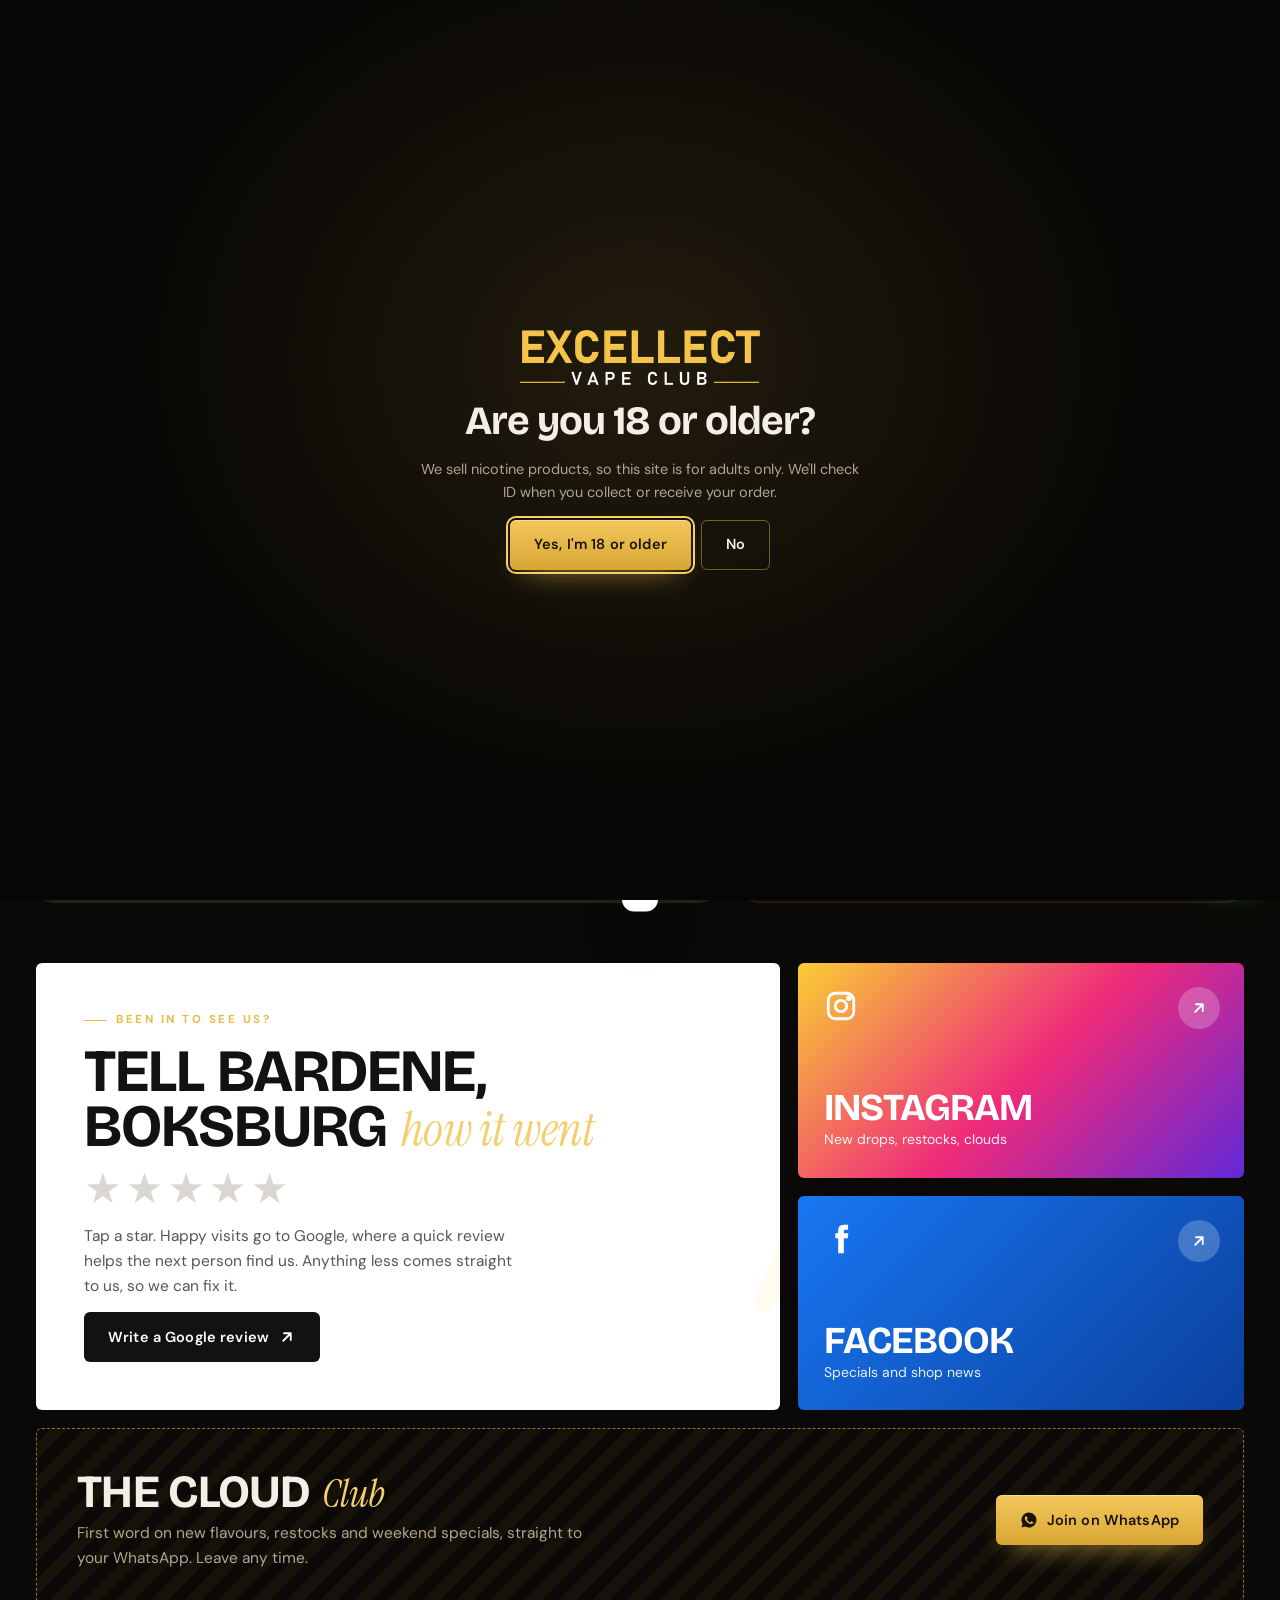
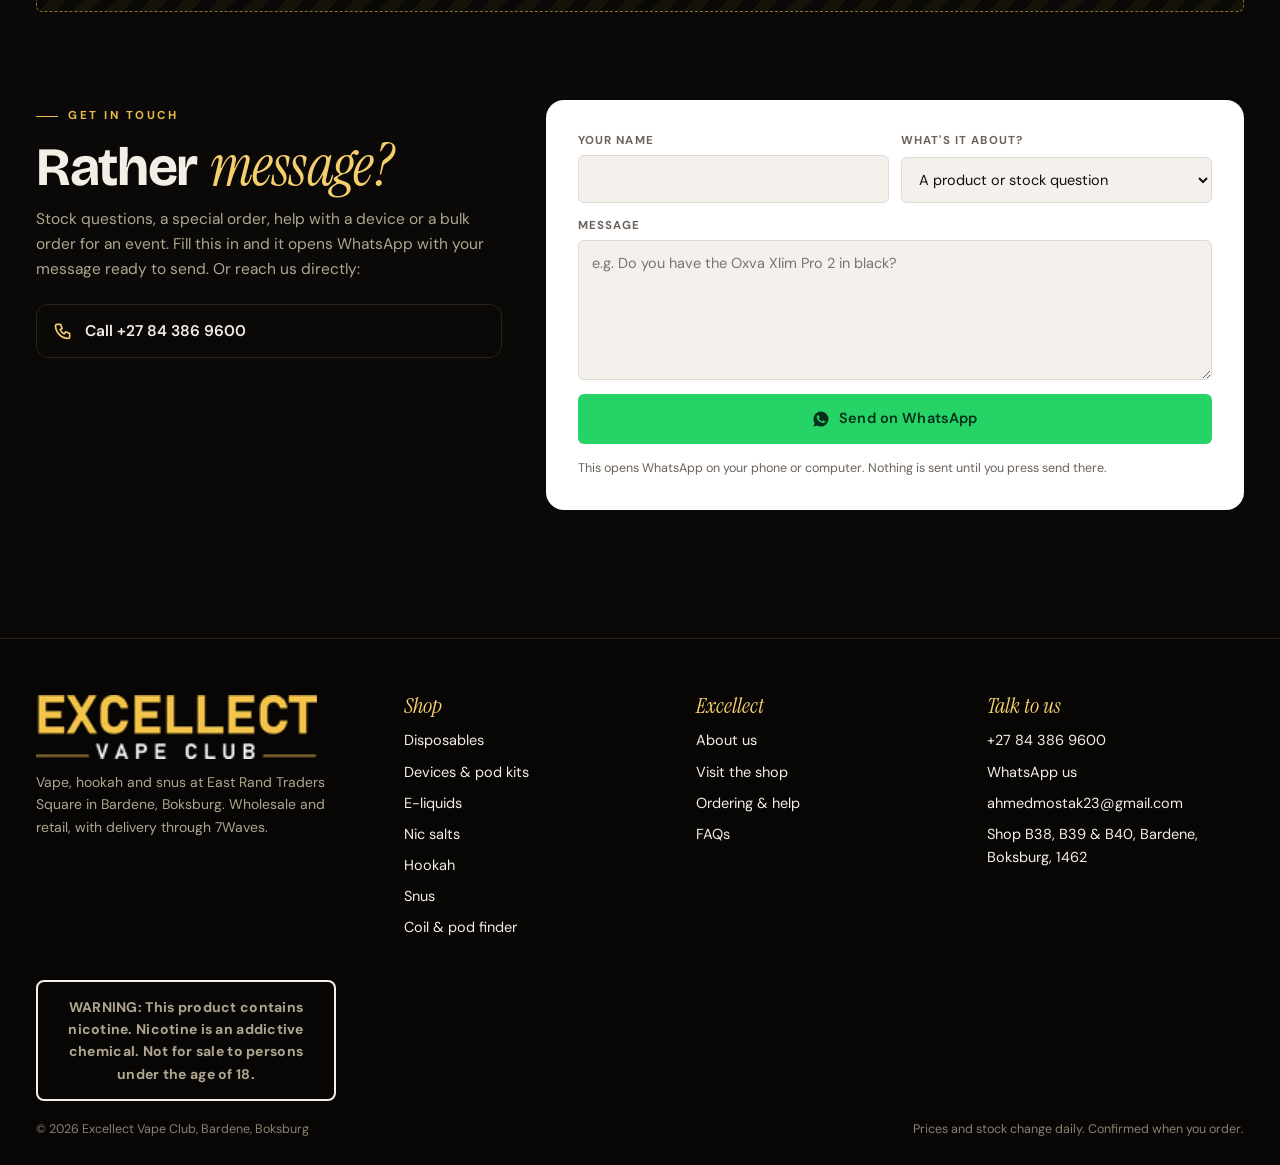
<file: visit.html>
<!doctype html>
<html lang="en-ZA">
<head>
<meta charset="utf-8">
<meta name="viewport" content="width=device-width, initial-scale=1, viewport-fit=cover">
<title>Visit the shop · Excellect Vape Club</title>
<meta name="description" content="Find Excellect Vape Club at Shop B38, B39 & B40, East Rand Traders Square (21 Frank Road), Bardene, Boksburg 1462. Call or WhatsApp 084 386 9600.">
<meta name="robots" content="noindex, nofollow">
<meta name="theme-color" content="#0a0907">
<link rel="icon" href="assets/img/icon.png">
<link rel="preconnect" href="https://fonts.googleapis.com"><link rel="preconnect" href="https://fonts.gstatic.com" crossorigin>
<link rel="stylesheet" href="https://fonts.googleapis.com/css2?family=Bricolage+Grotesque:opsz,wght@12..96,500;12..96,700;12..96,800&family=DM+Sans:wght@400;500;600;700&family=Instrument+Serif:ital@0;1&display=swap">
<link rel="stylesheet" href="assets/site.css">
<link rel="stylesheet" href="assets/theme.css">
<style>
.vgrid{display:grid;grid-template-columns:1.15fr .85fr;gap:24px;padding-block:36px 20px}
.map{position:relative;min-height:440px;border-radius:18px;overflow:hidden;border:1px solid var(--line);background:var(--panel)}
.map iframe{position:absolute;inset:0;width:100%;height:100%;border:0;filter:grayscale(.85) invert(.9) hue-rotate(180deg) contrast(.95)}
.card2{border-radius:18px;background:var(--panel);border:1px solid var(--line);padding:clamp(22px,3vw,34px);display:grid;gap:22px;align-content:start}
.row{display:flex;gap:14px;align-items:flex-start}
.row .ic{width:44px;height:44px;border-radius:12px;background:var(--red-soft);color:var(--red-hi);display:grid;place-items:center;flex:none}
.row .ic svg{width:20px;height:20px}
.row small{display:block;font-size:11.5px;font-weight:700;letter-spacing:.12em;text-transform:uppercase;color:var(--dim)}
.row b{font-size:17px;font-weight:600}
.row p{color:var(--mute);font-size:14px}
.btns{display:flex;gap:10px;flex-wrap:wrap}
.copyb{font-size:12.5px;color:var(--mute);text-decoration:underline;margin-left:6px}
.contact{display:grid;grid-template-columns:.8fr 1.2fr;gap:44px;align-items:start}
.contact form{display:grid;gap:14px;padding:clamp(22px,3vw,32px);border-radius:18px;background:#fff;color:#111}
.contact .field label{color:#6b625c}
.contact .field input,.contact .field textarea,.contact .field select{background:#f4f0ec;border-color:#e2dad2;color:#111}
.contact .field input:focus,.contact .field textarea:focus{border-color:var(--red)}
.two{display:grid;grid-template-columns:1fr 1fr;gap:12px}
.ways{display:grid;gap:10px;margin-top:22px}
.ways a{display:flex;align-items:center;gap:12px;padding:14px 16px;border-radius:12px;border:1px solid var(--line);font-weight:600;transition:border-color .2s}
.ways a:hover{border-color:var(--red)}
.ways svg{width:20px;height:20px;color:var(--red-hi)}
@media (max-width:900px){.vgrid,.contact{grid-template-columns:1fr}.map{min-height:320px}.two{grid-template-columns:1fr}}
</style>
</head>
<body data-page="visit">
<script src="assets/site.js"></script>
<main id="main">
  <div class="wrap">
    <nav class="crumbs" aria-label="Breadcrumb"><a href="index.html">Home</a><span>/</span><span>Visit the shop</span></nav>
    <header class="phead"><span class="tag">Visit</span><h1 style="margin-top:12px">Look for the <span class="script">gold sign</span></h1>
      <p>We're at East Rand Traders Square on 21 Frank Road, Bardene, Boksburg. Pop in to browse, collect an order, or get help setting up a device.</p></header>

    <div class="vgrid">
      <div class="map"><iframe id="map" title="Map showing Excellect Vape Club at East Rand Traders Square, Bardene, Boksburg" loading="lazy" referrerpolicy="no-referrer-when-downgrade"></iframe></div>
      <div class="card2">
        <div class="row"><div class="ic" data-i="pin"></div><div><small>Address</small><b>Shop B38, B39 & B40, East Rand Traders Square</b><p>21 Frank Road, Bardene, Boksburg, 1462 <button class="copyb" id="copy-addr">Copy</button></p></div></div>
        <div class="row"><div class="ic" data-i="clock"></div><div><small>Trading hours</small><b>Call to check</b><p>Call or WhatsApp us before you come through.</p></div></div>
        <div class="row"><div class="ic" data-i="phone"></div><div><small>Phone &amp; WhatsApp</small><b><a href="tel:+27843869600">+27 84 386 9600</a></b></div></div>
        <div class="btns"><a class="btn btn-red" id="dir" target="_blank" rel="noopener">Get directions</a><a class="btn btn-wa" id="wa-here" target="_blank" rel="noopener">WhatsApp us</a><a class="btn btn-wave" data-f="partner" id="wave-here" target="_blank" rel="noopener">Deliver with 7Waves</a></div>
      </div>
    </div>
  </div>

  <section class="sec" style="padding-top:40px">
    <div class="wrap"><div data-community></div></div>
  </section>

  <section class="sec" style="padding-top:0">
    <div class="wrap contact">
      <div>
        <span class="tag">Get in touch</span>
        <h2 style="margin-top:10px">Rather <span class="script">message?</span></h2>
        <p class="muted" style="margin-top:12px">Stock questions, a special order, help with a device or a bulk order for an event. Fill this in and it opens WhatsApp with your message ready to send. Or reach us directly:</p>
        <div class="ways">
          <a href="tel:+27843869600"><span data-i="phone"></span>Call +27 84 386 9600</a>
        </div>
      </div>
      <form id="cform" novalidate>
        <div class="two">
          <div class="field"><label for="cf-name">Your name</label><input id="cf-name" autocomplete="name" required></div>
          <div class="field"><label for="cf-topic">What's it about?</label>
            <select id="cf-topic"><option>A product or stock question</option><option>An order I placed</option><option>Help with my device</option><option>Bulk or event order</option><option>Something else</option></select></div>
        </div>
        <div class="field"><label for="cf-msg">Message</label><textarea id="cf-msg" rows="5" required placeholder="e.g. Do you have the Oxva Xlim Pro 2 in black?"></textarea></div>
        <button class="btn btn-wa" type="submit"><span data-i="wa"></span> Send on WhatsApp</button>
        <p style="font-size:12.5px;color:#6b625c">This opens WhatsApp on your phone or computer. Nothing is sent until you press send there.</p>
      </form>
    </div>
  </section>
</main>
<script>
$$("[data-i]").forEach((el) => { if (el.classList.contains("ic")) el.innerHTML = I[el.dataset.i]; else el.outerHTML = I[el.dataset.i]; });
$("#map").src = "https://maps.google.com/maps?q=" + encodeURIComponent(CONFIG.mapsQuery) + "&z=15&output=embed";
$("#dir").href = mapsLink;
$("#wa-here").href = wa("Hi Excellect!");
$("#wave-here").href = waveLink();
$("#copy-addr").onclick = async () => { try { await navigator.clipboard.writeText(CONFIG.address.join(", ")); toast("Address copied"); } catch { toast(CONFIG.address.join(", ")); } };
$("#cf-name").value = store.get("cv_name", "");
$("#cform").addEventListener("submit", (e) => {
  e.preventDefault();
  const name = $("#cf-name"), msg = $("#cf-msg");
  if (!name.value.trim()) { name.classList.add("bad"); name.focus(); toast("Add your name first"); return; }
  if (!msg.value.trim()) { msg.classList.add("bad"); msg.focus(); toast("Write a short message first"); return; }
  store.set("cv_name", name.value.trim());
  window.open(wa(`Hi Excellect, it's ${name.value.trim()}.\nTopic: ${$("#cf-topic").value}\n\n${msg.value.trim()}`), "_blank", "noopener");
});
</script>
</body>
</html>
</file>
<file: assets/site.css>
/* fonts: self-hosted latin subsets (Inter, Barlow Condensed, Yellowtail) */
@font-face {
  font-family: 'Barlow Condensed';
  font-style: normal;
  font-weight: 600;
  font-display: swap;
  src: url(fonts/barlow-condensed-600.woff2) format('woff2');
  unicode-range: U+0000-00FF, U+0131, U+0152-0153, U+02BB-02BC, U+02C6, U+02DA, U+02DC, U+0304, U+0308, U+0329, U+2000-206F, U+20AC, U+2122, U+2191, U+2193, U+2212, U+2215, U+FEFF, U+FFFD;
}
@font-face {
  font-family: 'Barlow Condensed';
  font-style: normal;
  font-weight: 700;
  font-display: swap;
  src: url(fonts/barlow-condensed-700.woff2) format('woff2');
  unicode-range: U+0000-00FF, U+0131, U+0152-0153, U+02BB-02BC, U+02C6, U+02DA, U+02DC, U+0304, U+0308, U+0329, U+2000-206F, U+20AC, U+2122, U+2191, U+2193, U+2212, U+2215, U+FEFF, U+FFFD;
}
@font-face {
  font-family: 'Inter';
  font-style: normal;
  font-weight: 400;
  font-display: swap;
  src: url(fonts/inter.woff2) format('woff2');
  unicode-range: U+0000-00FF, U+0131, U+0152-0153, U+02BB-02BC, U+02C6, U+02DA, U+02DC, U+0304, U+0308, U+0329, U+2000-206F, U+20AC, U+2122, U+2191, U+2193, U+2212, U+2215, U+FEFF, U+FFFD;
}
@font-face {
  font-family: 'Inter';
  font-style: normal;
  font-weight: 500;
  font-display: swap;
  src: url(fonts/inter.woff2) format('woff2');
  unicode-range: U+0000-00FF, U+0131, U+0152-0153, U+02BB-02BC, U+02C6, U+02DA, U+02DC, U+0304, U+0308, U+0329, U+2000-206F, U+20AC, U+2122, U+2191, U+2193, U+2212, U+2215, U+FEFF, U+FFFD;
}
@font-face {
  font-family: 'Inter';
  font-style: normal;
  font-weight: 600;
  font-display: swap;
  src: url(fonts/inter.woff2) format('woff2');
  unicode-range: U+0000-00FF, U+0131, U+0152-0153, U+02BB-02BC, U+02C6, U+02DA, U+02DC, U+0304, U+0308, U+0329, U+2000-206F, U+20AC, U+2122, U+2191, U+2193, U+2212, U+2215, U+FEFF, U+FFFD;
}
@font-face {
  font-family: 'Inter';
  font-style: normal;
  font-weight: 700;
  font-display: swap;
  src: url(fonts/inter.woff2) format('woff2');
  unicode-range: U+0000-00FF, U+0131, U+0152-0153, U+02BB-02BC, U+02C6, U+02DA, U+02DC, U+0304, U+0308, U+0329, U+2000-206F, U+20AC, U+2122, U+2191, U+2193, U+2212, U+2215, U+FEFF, U+FFFD;
}
@font-face {
  font-family: 'Yellowtail';
  font-style: normal;
  font-weight: 400;
  font-display: swap;
  src: url(fonts/yellowtail-400.woff2) format('woff2');
  unicode-range: U+0000-00FF, U+0131, U+0152-0153, U+02BB-02BC, U+02C6, U+02DA, U+02DC, U+0304, U+0308, U+0329, U+2000-206F, U+20AC, U+2122, U+2191, U+2193, U+2212, U+2215, U+FEFF, U+FFFD;
}
/* Excellect Vape Club — shared styles. Dark shop floor, warm paper for the "about us" moments, one red. */
:root{
  --bg:#0d0c0c; --panel:#161414; --panel2:#1d1a1a; --line:#2b2727; --ink:#f3eee8; --mute:#a69e97; --dim:#8c847e;
  --red:#f6c44a; --red-hi:#ffd46a; --red-soft:rgba(246,196,74,.14);
  --paper:#f1ebe3; --paper-ink:#1c1817; --paper-mute:#6b625c; --paper-line:#ddd3c8;
  --ok:#2fbf71; --warn:#e8a33a;
  --head:"Barlow Condensed","Arial Narrow",Impact,sans-serif; --body:Inter,system-ui,-apple-system,"Segoe UI",sans-serif;
  --r:14px; --ease:cubic-bezier(.2,.8,.2,1); --hdr:72px;
  color-scheme:dark;
}
*{box-sizing:border-box;margin:0;padding:0}
html{scroll-behavior:smooth;-webkit-text-size-adjust:100%}
body{background:var(--bg);color:var(--ink);font-family:var(--body);font-size:15.5px;line-height:1.6;overflow-x:clip;-webkit-font-smoothing:antialiased}
html{overflow-x:clip}
[hidden]{display:none!important}
body.lock{overflow:hidden}
img{max-width:100%;display:block}
a{color:inherit;text-decoration:none}
button,input,select,textarea{font:inherit;color:inherit}
button{background:none;border:0;cursor:pointer}
:focus-visible{outline:2px solid var(--red-hi);outline-offset:2px;border-radius:6px}
.wrap{width:100%;max-width:1240px;margin-inline:auto;padding-left:max(16px,env(safe-area-inset-left,0px));padding-right:max(16px,env(safe-area-inset-right,0px))}
h1,h2,h3,h4{font-family:var(--head);font-weight:700;line-height:1;letter-spacing:.005em;text-wrap:balance}
h1{font-size:clamp(46px,8vw,92px);text-transform:uppercase}
h2{font-size:clamp(34px,5vw,56px);text-transform:uppercase}
h3{font-size:24px}
.tag{font-size:12px;font-weight:700;letter-spacing:.16em;text-transform:uppercase;color:var(--red-hi)}
.muted{color:var(--mute)}
.sr{position:absolute;width:1px;height:1px;overflow:hidden;clip:rect(0 0 0 0);white-space:nowrap}
.sec{padding-block:88px}
.sec-head{display:flex;justify-content:space-between;align-items:end;gap:20px 40px;flex-wrap:wrap;margin-bottom:34px}
.sec-head p{max-width:440px;color:var(--mute)}
.sec-head .tag{display:block;margin-bottom:10px}

/* buttons */
.btn{display:inline-flex;align-items:center;justify-content:center;gap:9px;height:48px;padding:0 22px;border-radius:999px;font-weight:700;font-size:14.5px;white-space:nowrap;transition:background .2s,transform .2s var(--ease),border-color .2s,color .2s}
.btn:active{transform:scale(.97)}
.btn svg{width:18px;height:18px;flex:none}
.btn-red{background:var(--red);color:#fff}
.btn-red:hover{background:var(--red-hi)}
.btn-line{border:1.5px solid rgba(255,255,255,.28)}
.btn-line:hover{border-color:#fff}
.btn-white{background:#fff;color:#111}
.btn-white:hover{background:var(--red);color:#fff}
.btn-wa{background:#25d366;color:#05301a}
.btn-wa:hover{background:#3be37b}
.btn-sm{height:38px;padding:0 15px;font-size:13.5px}
.btn[disabled]{opacity:.45;pointer-events:none}
.link{text-decoration:underline;text-underline-offset:3px;text-decoration-color:rgba(255,255,255,.35)}
.link:hover{text-decoration-color:currentColor}

/* top strip + header */
.strip{background:var(--red);color:#fff;font-size:13px;font-weight:600}
.strip .wrap{display:flex;justify-content:center;gap:8px 26px;flex-wrap:wrap;padding-block:7px;text-align:center}
.strip a{text-decoration:underline;text-underline-offset:2px}
header.hdr{position:sticky;top:env(safe-area-inset-top,0px);z-index:60;background:rgba(13,12,12,.9);backdrop-filter:blur(12px);-webkit-backdrop-filter:blur(12px);border-bottom:1px solid var(--line)}
.hdr-in{display:flex;align-items:center;gap:22px;height:var(--hdr)}
.logo img{height:50px;width:auto}
.nav{display:flex;gap:4px;font-weight:600;font-size:14.5px}
.nav a{padding:8px 12px;border-radius:8px;color:var(--mute);transition:color .2s,background .2s}
.nav a:hover,.nav a[aria-current="page"]{color:var(--ink);background:rgba(255,255,255,.05)}
.hsearch{flex:1;max-width:380px;margin-left:auto;display:flex;align-items:center;gap:8px;height:42px;padding:0 14px;border-radius:999px;background:var(--panel2);border:1px solid var(--line)}
.hsearch:focus-within{border-color:var(--red)}
.hsearch svg{width:16px;color:var(--dim);flex:none}
.hsearch input{background:none;border:0;outline:0;width:100%;font-size:14px}
.icons{display:flex;gap:6px;align-items:center}
.ibtn{position:relative;width:42px;height:42px;border-radius:50%;display:grid;place-items:center;transition:background .2s}
.ibtn:hover{background:rgba(255,255,255,.07)}
.ibtn svg{width:21px;height:21px}
.ibtn .n{position:absolute;top:2px;right:0;min-width:18px;height:18px;padding:0 5px;border-radius:9px;background:var(--red);color:#fff;font-size:10.5px;font-weight:800;display:grid;place-items:center}
.ibtn .n[hidden]{display:none}
.ibtn.bump{animation:bump .45s var(--ease)}
@keyframes bump{40%{transform:scale(1.22)}}
.burger{display:none}
.mnav{position:fixed;inset:0;z-index:95;background:var(--bg);padding:calc(20px + env(safe-area-inset-top,0px)) max(20px,env(safe-area-inset-right,0px)) 30px max(20px,env(safe-area-inset-left,0px));display:flex;flex-direction:column;gap:4px;transform:translateX(100%);transition:transform .4s var(--ease);overflow:auto}
.mnav.on{transform:none}
.mnav .x{align-self:flex-end;margin-bottom:10px}
.mnav a{font-family:var(--head);font-size:40px;font-weight:700;text-transform:uppercase;padding:4px 0;border-bottom:1px solid var(--line)}
.mnav .mfoot{margin-top:auto;padding-top:24px;color:var(--mute);font-size:14px;display:grid;gap:6px}

/* product card */
.grid{display:grid;grid-template-columns:repeat(auto-fill,minmax(212px,1fr));gap:16px}
.card{position:relative;display:flex;flex-direction:column;background:var(--panel);border:1px solid var(--line);border-radius:var(--r);overflow:hidden;transition:border-color .25s,transform .3s var(--ease)}
.card:hover{border-color:#433c3c;transform:translateY(-3px)}
.card .ph{position:relative;aspect-ratio:1;background:#fff;display:grid;place-items:center;overflow:hidden}
.card .ph img{width:100%;height:100%;object-fit:contain;padding:10px;transition:transform .5s var(--ease)}
.card:hover .ph img{transform:scale(1.05)}
.noimg{width:100%;height:100%;display:grid;place-items:center;align-content:center;gap:8px;background:repeating-linear-gradient(-45deg,#191616 0 10px,#1c1919 10px 20px);color:var(--dim);text-align:center;padding:14px}
.noimg img{width:62%;opacity:.55;padding:0!important}
.noimg span{font-size:11px;letter-spacing:.12em;text-transform:uppercase}
.card .flags{position:absolute;top:10px;left:10px;display:flex;gap:6px;z-index:2}
.flag{font-size:10.5px;font-weight:800;letter-spacing:.1em;text-transform:uppercase;padding:4px 8px;border-radius:5px;background:var(--red);color:#fff}
.flag.dark{background:#111;color:#fff}
.fav{position:absolute;top:8px;right:8px;z-index:2;width:36px;height:36px;border-radius:50%;background:rgba(17,17,17,.75);display:grid;place-items:center;color:#fff;transition:transform .2s}
.fav:hover{transform:scale(1.1)}
.fav svg{width:17px;height:17px}
.fav.on svg{fill:var(--red-hi);stroke:var(--red-hi)}
.card .bd{padding:13px 14px 14px;display:flex;flex-direction:column;gap:4px;flex:1}
.card .br{font-size:11px;font-weight:700;letter-spacing:.12em;text-transform:uppercase;color:var(--dim)}
.card .nm{font-weight:600;font-size:14.5px;line-height:1.35;display:-webkit-box;-webkit-line-clamp:2;-webkit-box-orient:vertical;overflow:hidden}
.card .nm a::after{content:"";position:absolute;inset:0;z-index:1}
.card .ft{display:flex;align-items:center;justify-content:space-between;gap:8px;margin-top:auto;padding-top:10px}
.price{font-family:var(--head);font-weight:700;font-size:26px;line-height:1;font-variant-numeric:tabular-nums}
.price small{font-family:var(--body);font-size:11px;font-weight:600;color:var(--mute);margin-right:3px}
.price.ask{font-size:15px;font-family:var(--body);color:var(--mute)}
.add{position:relative;z-index:2;width:40px;height:40px;border-radius:50%;background:#fff;color:#111;display:grid;place-items:center;transition:background .2s,color .2s,transform .2s;flex:none}
.add:hover{background:var(--red);color:#fff}
.add svg{width:18px;height:18px}
.add.ok{background:var(--ok);color:#fff}
.chips{display:flex;gap:5px;flex-wrap:wrap}
.chip{font-size:11px;padding:2px 8px;border-radius:999px;background:rgba(255,255,255,.06);color:var(--mute)}

/* rails */
.rail{display:grid;grid-auto-flow:column;grid-auto-columns:minmax(200px,230px);gap:14px;overflow-x:auto;scroll-snap-type:x mandatory;padding-bottom:8px;scrollbar-width:thin}
.rail>*{scroll-snap-align:start}

/* drawer (cart + favourites) */
.scrim{position:fixed;inset:0;z-index:90;background:rgba(0,0,0,.6);opacity:0;visibility:hidden;transition:opacity .3s,visibility .3s}
.scrim.on{opacity:1;visibility:visible}
.drawer{position:fixed;top:0;right:0;bottom:0;z-index:100;width:min(440px,100%);background:#121010;border-left:1px solid var(--line);display:flex;flex-direction:column;transform:translateX(100%);transition:transform .45s var(--ease);padding-top:env(safe-area-inset-top,0px);padding-bottom:env(safe-area-inset-bottom,0px)}
.drawer.on{transform:none}
.dh{display:flex;align-items:center;justify-content:space-between;padding:18px 22px;border-bottom:1px solid var(--line)}
.dh h3{font-size:30px;text-transform:uppercase}
.x{width:40px;height:40px;border-radius:50%;border:1px solid var(--line);display:grid;place-items:center}
.x:hover{background:#fff;color:#111}
.x svg{width:16px;height:16px}
.db{flex:1;overflow:auto;padding:6px 22px}
.li{display:grid;grid-template-columns:64px 1fr auto;gap:12px;padding:14px 0;border-bottom:1px solid var(--line);align-items:start}
.li .th{width:64px;height:64px;border-radius:10px;background:#fff;overflow:hidden;display:grid;place-items:center}
.li .th img{width:100%;height:100%;object-fit:contain;padding:4px}
.li .th .noimg img{width:70%}
.li b{display:block;font-size:14px;font-weight:600;line-height:1.3}
.li .sub{font-size:12.5px;color:var(--mute)}
.qty{display:inline-flex;align-items:center;border:1px solid var(--line);border-radius:999px;margin-top:8px}
.qty button{width:30px;height:30px;font-weight:700}
.qty span{min-width:22px;text-align:center;font-size:13.5px;font-weight:700}
.rm{font-size:12px;color:var(--dim);text-decoration:underline;margin-left:10px}
.li .lt{font-family:var(--head);font-weight:700;font-size:20px;white-space:nowrap}
.df{padding:18px 22px;border-top:1px solid var(--line);display:grid;gap:12px;background:#0f0d0d}
.seg{display:grid;grid-template-columns:1fr 1fr;gap:5px;padding:4px;border-radius:12px;background:var(--panel2);border:1px solid var(--line)}
.seg button{padding:9px 6px;border-radius:9px;font-size:13.5px;font-weight:600;color:var(--mute)}
.seg button[aria-pressed="true"]{background:#fff;color:#111}
.field{display:grid;gap:5px}
.field label{font-size:11.5px;font-weight:700;letter-spacing:.1em;text-transform:uppercase;color:var(--dim)}
.field input,.field textarea,.field select{background:var(--panel2);border:1px solid var(--line);border-radius:10px;padding:11px 13px;outline:0;font-size:14.5px;resize:vertical;width:100%}
.field input:focus,.field textarea:focus,.field select:focus{border-color:var(--red)}
.field input.bad{border-color:var(--red-hi)}
.tot{display:flex;justify-content:space-between;align-items:baseline}
.tot strong{font-family:var(--head);font-size:34px}
.fine{font-size:12px;color:var(--dim);text-align:center}
.empty{text-align:center;padding:50px 10px;color:var(--mute);display:grid;gap:10px;justify-items:center}
.empty b{color:var(--ink);font-size:17px}
.note{padding:12px 14px;border-radius:10px;background:var(--red-soft);border:1px solid rgba(246,196,74,.35);font-size:13.5px;color:var(--ink)}

/* toast */
.toast{position:fixed;left:50%;width:max-content;bottom:calc(22px + env(safe-area-inset-bottom,0px));z-index:150;transform:translate(-50%,140%);background:#fff;color:#111;padding:12px 18px;border-radius:999px;font-weight:600;font-size:14px;box-shadow:0 18px 40px rgba(0,0,0,.45);transition:transform .4s var(--ease);max-width:calc(100vw - 32px);display:flex;gap:10px;align-items:center}
.toast.on{transform:translate(-50%,0)}
.toast a{color:var(--red);font-weight:700;white-space:nowrap}

/* age check */
.gate{position:fixed;inset:0;z-index:200;display:grid;place-items:center;padding:20px max(20px,env(safe-area-inset-right,0px)) 20px max(20px,env(safe-area-inset-left,0px));background:radial-gradient(ellipse at 50% 30%,#382b0c,#0b0a0a 65%)}
.gate[hidden]{display:none}
.gate-in{max-width:440px;text-align:center;display:grid;gap:16px;justify-items:center}
.gate-in img{width:min(240px,70%)}
.gate-in h2{font-size:40px}
.gate-in p{color:var(--mute);font-size:14.5px}
.gate .row{display:flex;gap:10px;flex-wrap:wrap;justify-content:center}

/* WhatsApp float */
.wa-float{position:fixed;right:calc(18px + env(safe-area-inset-right,0px));bottom:calc(18px + env(safe-area-inset-bottom,0px));z-index:40;width:56px;height:56px;border-radius:50%;background:#25d366;color:#fff;display:grid;place-items:center;box-shadow:0 10px 26px rgba(37,211,102,.35);transition:transform .25s var(--ease)}
.wa-float:hover{transform:scale(1.08)}
.wa-float svg{width:28px;height:28px}

/* footer */
footer.ftr{border-top:1px solid var(--line);margin-top:40px;padding-block:56px 26px;background:#0a0909}
.ftr-grid{display:grid;grid-template-columns:1.3fr 1fr 1fr 1fr;gap:34px}
.ftr h4{font-size:15px;letter-spacing:.14em;text-transform:uppercase;color:var(--mute);margin-bottom:12px;font-family:var(--body);font-weight:700}
.ftr ul{list-style:none;display:grid;gap:8px;font-size:14.5px}
.ftr ul a:hover{color:var(--red-hi)}
.ftr .logo img{height:64px;margin-bottom:12px}
.ftr p{color:var(--mute);font-size:14px;max-width:300px}
.warn{margin-top:40px;border:2px solid var(--ink);border-radius:8px;padding:14px 16px;font-weight:700;font-size:13px;text-align:center;letter-spacing:.02em}
.copy{margin-top:18px;display:flex;justify-content:space-between;gap:10px;flex-wrap:wrap;font-size:12.5px;color:var(--dim)}

/* paper (light) sections */
.paper{background:var(--paper);color:var(--paper-ink)}
.paper .muted,.paper .sec-head p{color:var(--paper-mute)}
.paper .tag{color:var(--red)}
.paper .btn-line{border-color:rgba(0,0,0,.3);color:var(--paper-ink)}
.paper .btn-line:hover{border-color:#000}

/* breadcrumbs + page head */
.crumbs{font-size:13px;color:var(--dim);display:flex;gap:8px;flex-wrap:wrap;padding-top:22px}
.crumbs a:hover{color:var(--ink)}
.phead{padding-block:34px 30px;border-bottom:1px solid var(--line)}
.phead p{color:var(--mute);max-width:600px;margin-top:12px;font-size:16.5px}

/* reveal: visible by default, only animates when JS adds .rv-on */
.rv-on .rv{opacity:0;transform:translateY(24px);transition:opacity .7s var(--ease),transform .7s var(--ease)}
.rv-on .rv.in{opacity:1;transform:none}

@media (max-width:1060px){
  .nav{display:none}
  .burger{display:grid}
}
@media (max-width:760px){
  :root{--hdr:62px}
  .logo img{height:40px}
  .strip span+span{display:none}
  .hsearch{display:none}
  .icons{margin-left:auto}
  .sec{padding-block:64px}
  .grid{grid-template-columns:repeat(2,minmax(0,1fr));gap:10px}
  .card .bd{padding:10px 11px 12px}
  .card .nm{font-size:13.5px}
  .price{font-size:22px}
  .add{width:36px;height:36px}
  .ftr-grid{grid-template-columns:1fr 1fr}
  .ftr-grid>div:first-child{grid-column:1/-1}
}
@media (prefers-reduced-motion:reduce){
  *,*::before,*::after{animation:none!important;transition:none!important;scroll-behavior:auto!important}
}

/* ===== flair: script accents, smoke, marquee, glow ===== */
.script{font-family:Yellowtail,"Brush Script MT",cursive;font-weight:400;text-transform:none;letter-spacing:0;color:var(--red-hi)}
h1 .script,h2 .script{display:inline-block;font-size:.82em;transform:rotate(-4deg);margin:0 .06em;text-shadow:0 0 30px rgba(246,196,74,.45)}
.smoke{position:absolute;inset:0;overflow:hidden;pointer-events:none;z-index:0}
.smoke i{position:absolute;border-radius:50%;background:radial-gradient(closest-side,rgba(255,255,255,.09),rgba(255,255,255,0));will-change:transform;animation:drift 26s ease-in-out infinite}
.smoke i:nth-child(1){width:70vmax;height:50vmax;left:-25vmax;top:6vmax}
.smoke i:nth-child(2){width:60vmax;height:45vmax;left:55vw;top:-10vmax;background:radial-gradient(closest-side,rgba(246,196,74,.22),rgba(246,196,74,0));animation-duration:32s;animation-delay:-8s}
.smoke i:nth-child(3){width:50vmax;height:40vmax;left:25vw;top:30vmax;animation-duration:38s;animation-delay:-16s}
.smoke i:nth-child(4){width:35vmax;height:30vmax;left:60vw;top:28vmax;background:radial-gradient(closest-side,rgba(255,219,130,.12),rgba(255,219,130,0));animation-duration:22s;animation-delay:-4s}
@keyframes drift{0%,100%{transform:translate3d(0,0,0) scale(1)}33%{transform:translate3d(6vmax,-4vmax,0) scale(1.12)}66%{transform:translate3d(-5vmax,3vmax,0) scale(.94)}}
.marquee{overflow:hidden;background:var(--red);color:#fff;transform:rotate(-1.4deg);margin-inline:-20px;padding-block:13px;position:relative;z-index:3;box-shadow:0 18px 40px -12px rgba(246,196,74,.55)}
.marquee.alt{background:var(--paper);color:var(--paper-ink);transform:rotate(1deg);margin-top:-40px;z-index:2;box-shadow:none}
.mq{display:flex;width:max-content;animation:mq 36s linear infinite}
.marquee.alt .mq{animation-direction:reverse;animation-duration:44s}
.mq span{font-family:var(--head);font-weight:700;font-size:28px;text-transform:uppercase;padding:0 22px;display:flex;align-items:center;gap:44px;white-space:nowrap}
.mq span::after{content:"";width:9px;height:9px;border-radius:50%;background:currentColor;opacity:.7}
@keyframes mq{to{transform:translateX(-50%)}}
.btn-red{box-shadow:0 10px 28px -10px rgba(246,196,74,.7)}
.btn-red:hover{transform:translateY(-2px);box-shadow:0 16px 36px -10px rgba(246,196,74,.8)}
.glow-line{height:1px;background:linear-gradient(90deg,transparent,rgba(246,196,74,.7),transparent)}

/* ===== community: review card, socials, club ===== */
.comm{display:grid;grid-template-columns:1.25fr .75fr;gap:18px}
.rev{position:relative;overflow:hidden;border-radius:26px;background:#fff;color:#141111;padding:clamp(26px,4vw,48px);display:grid;gap:14px;align-content:start}
.rev .tag{color:var(--red)}
.rev h3{font-family:var(--head);font-size:clamp(38px,5vw,60px);line-height:.92;text-transform:uppercase}
.rev h3 .script{font-size:.8em}
.rev p{color:#5c5552;max-width:440px}
.stars{display:flex;gap:4px}
.stars button{font-size:42px;line-height:1;color:#dcd6d0;transition:transform .2s var(--ease),color .15s}
.stars button.on{color:#f5b301}
.stars button:hover{transform:scale(1.18) rotate(-8deg)}
.rev .btn{background:#141111;color:#fff;justify-self:start}
.rev .btn:hover{background:var(--red)}
.rev .q{position:absolute;right:-10px;bottom:-110px;font-family:Yellowtail,cursive;font-size:340px;line-height:1;color:rgba(246,196,74,.08);pointer-events:none}
.socials{display:grid;gap:18px}
.soc{position:relative;overflow:hidden;border-radius:26px;padding:26px;min-height:170px;display:flex;flex-direction:column;justify-content:space-between;color:#fff;transition:transform .35s var(--ease)}
.soc:hover{transform:translateY(-5px) rotate(-.6deg)}
.soc.ig{background:linear-gradient(135deg,#f9ce34,#ee2a7b 52%,#6228d7)}
.soc.fb{background:linear-gradient(135deg,#1877f2,#0a3f9c)}
.soc svg.logo-i{width:34px;height:34px}
.soc h4{font-family:var(--head);font-size:38px;line-height:1;text-transform:uppercase}
.soc span{font-size:14px;opacity:.9}
.soc .go{position:absolute;top:24px;right:24px;width:42px;height:42px;border-radius:50%;background:rgba(255,255,255,.22);display:grid;place-items:center}
.soc .go svg{width:18px;height:18px}
.club{margin-top:18px;border-radius:26px;padding:clamp(24px,4vw,40px);border:1.5px dashed rgba(246,196,74,.55);display:flex;justify-content:space-between;align-items:center;gap:20px 30px;flex-wrap:wrap;background:repeating-linear-gradient(-45deg,rgba(246,196,74,.05) 0 12px,transparent 12px 24px)}
.club h3{font-family:var(--head);font-size:clamp(34px,4vw,46px);text-transform:uppercase;line-height:1}
.club h3 .script{font-size:.85em}
.club p{color:var(--mute);margin-top:6px;max-width:520px}

/* ===== delivery options ===== */
.dopts{display:grid;grid-template-columns:repeat(3,1fr);gap:14px}
.dopts:has(> :nth-child(2):last-child){grid-template-columns:repeat(2,1fr)}
.dopt{position:relative;border-radius:20px;padding:26px;background:var(--panel);border:1px solid var(--line);display:grid;gap:10px;align-content:start;transition:border-color .25s,transform .3s var(--ease)}
.dopt:hover{border-color:var(--red);transform:translateY(-4px)}
.dopt .ic{width:52px;height:52px;border-radius:14px;background:var(--red-soft);color:var(--red-hi);display:grid;place-items:center}
.dopt .ic svg{width:24px;height:24px}
.dopt h3{font-size:28px;text-transform:uppercase}
.dopt p{color:var(--mute);font-size:14.5px}
.dopt .pill{justify-self:start;font-size:11px;font-weight:800;letter-spacing:.1em;text-transform:uppercase;padding:4px 9px;border-radius:6px;background:#fff;color:#111}
.dopt.wv{background:linear-gradient(150deg,#0c2a4a,#0b1726 70%);border-color:#1d4a7a}
.dopt.wv .ic{background:rgba(56,189,248,.15);color:#7dd3fc}
.dopt.wv .pill{background:#38bdf8;color:#04263d}
.btn-wave{background:#38bdf8;color:#04263d}
.btn-wave:hover{background:#7dd3fc}
.wavebox{border-radius:12px;padding:14px;background:linear-gradient(150deg,#0c2a4a,#0b1726);border:1px solid #1d4a7a;display:grid;gap:10px;font-size:13.5px;color:#cfe8fb}
.wavebox b{color:#fff;font-size:14.5px}
.seg.three{grid-template-columns:repeat(3,1fr)}
.seg.three button{font-size:12.5px;padding:9px 4px}

@media (max-width:900px){.comm{grid-template-columns:1fr}.dopts{grid-template-columns:1fr}}
@media (max-width:760px){.mq span{font-size:22px;gap:30px}.marquee.alt{margin-top:-34px}}

.df.waves .pickup{display:none}

/* ===== motion layer: everything here is transform/opacity/clip so it stays on the GPU ===== */
/* page-to-page cross-fade (browsers without support just navigate normally) */
@view-transition{navigation:auto}
::view-transition-old(root){animation:vt-out .28s ease both}
::view-transition-new(root){animation:vt-in .42s var(--ease) both}
@keyframes vt-out{to{opacity:0;transform:translateY(-10px)}}
@keyframes vt-in{from{opacity:0;transform:translateY(16px)}}
header.hdr{view-transition-name:hdr}

/* scroll progress bar */
.progress{position:fixed;left:0;right:0;top:0;height:3px;z-index:70;background:linear-gradient(90deg,var(--red),#ffe3a0);transform-origin:0 50%;transform:scaleX(0);pointer-events:none}
@supports (animation-timeline:scroll()){.progress{animation:grow linear both;animation-timeline:scroll(root)}}
@keyframes grow{to{transform:scaleX(1)}}

/* headings: the script word writes itself in */
.rv-on .sec-head .script{clip-path:inset(-20% 100% -20% 0);transition:clip-path 1.1s var(--ease) .25s}
.rv-on .sec-head.in .script{clip-path:inset(-20% -10% -20% 0)}

/* cards: staggered entrance, light sweep, lift */
.card{animation:cardIn .55s var(--ease) both;animation-delay:calc(var(--i,0) * 45ms)}
@keyframes cardIn{from{opacity:0;transform:translateY(18px) scale(.97)}}
.card .ph::after{content:"";position:absolute;inset:0;background:linear-gradient(105deg,transparent 35%,rgba(255,255,255,.55) 50%,transparent 65%);transform:translateX(-120%);transition:transform .8s var(--ease);pointer-events:none}
.card:hover .ph::after{transform:translateX(120%)}
.card:hover{box-shadow:0 26px 50px -24px rgba(0,0,0,.9),0 0 0 1px rgba(246,196,74,.25)}

/* magnetic buttons get a smooth return */
.mag{transition:transform .35s var(--ease),background .2s,box-shadow .2s}

/* fly-to-bag ghost */
.fly{position:fixed;z-index:160;pointer-events:none;border-radius:14px;background:#fff;box-shadow:0 20px 40px rgba(0,0,0,.5);object-fit:contain}

/* hero intro */
.intro .w{display:inline-block;overflow:hidden;vertical-align:bottom;padding-bottom:.06em;margin-bottom:-.06em}
.intro .w>span{display:inline-block;animation:rise .9s var(--ease) both}
.intro .w:nth-child(2)>span{animation-delay:.08s}.intro .w:nth-child(3)>span{animation-delay:.16s}.intro .w:nth-child(4)>span{animation-delay:.24s}
.intro .script{animation:ink 1.2s var(--ease) .45s both}
@keyframes rise{from{transform:translateY(105%)}}
@keyframes ink{from{clip-path:inset(-30% 100% -30% 0)}to{clip-path:inset(-30% -10% -30% 0)}}
.intro .fade{animation:fadeUp .8s var(--ease) both}
.intro .d1{animation-delay:.35s}.intro .d2{animation-delay:.5s}.intro .d3{animation-delay:.65s}
@keyframes fadeUp{from{opacity:0;transform:translateY(16px)}}
.intro .frame .ph{animation:frameIn 1.1s var(--ease) .15s both}
@keyframes frameIn{from{opacity:0;transform:rotate(8deg) scale(.88) translateY(30px)}}
.intro .sticker{animation:stickIn .9s cubic-bezier(.3,1.6,.5,1) .8s both,bob 7s ease-in-out 1.7s infinite}
@keyframes stickIn{from{opacity:0;transform:rotate(-30deg) scale(.3)}}
.intro .chipf{animation:pop .7s cubic-bezier(.3,1.5,.5,1) both,bob 6s ease-in-out infinite}
.intro .chipf.a{animation-delay:1s,1.7s}.intro .chipf.b{animation-delay:1.15s,2s}
@keyframes pop{from{opacity:0;transform:scale(.6) translateY(14px)}}

/* hero cursor spotlight + embers */
.spot{position:absolute;left:0;top:0;width:620px;height:620px;margin:-310px 0 0 -310px;border-radius:50%;background:radial-gradient(closest-side,rgba(255,215,116,.18),transparent);pointer-events:none;z-index:0;opacity:0;transition:opacity .4s;will-change:transform}
.hero:hover .spot{opacity:1}
.ember{position:absolute;bottom:-10px;width:4px;height:4px;border-radius:50%;background:#ffda80;box-shadow:0 0 10px 2px rgba(255,215,116,.7);opacity:0;animation:ember 9s linear infinite;pointer-events:none}
.ember:nth-of-type(2n){background:#fff;box-shadow:0 0 8px 1px rgba(255,255,255,.6);width:3px;height:3px}
@keyframes ember{0%{opacity:0;transform:translate3d(0,0,0)}10%{opacity:.9}70%{opacity:.5}100%{opacity:0;transform:translate3d(var(--dx,30px),-95vh,0)}}

/* glowing animated border (vape finder, review card) */
@property --ang{syntax:"<angle>";inherits:false;initial-value:0deg}
.ring{position:relative}
.ring::before{content:"";position:absolute;inset:0;border-radius:inherit;padding:1.5px;background:conic-gradient(from var(--ang),transparent 0 55%,#ffd46a 70%,#ffefc9 78%,transparent 90%);-webkit-mask:linear-gradient(#000 0 0) content-box,linear-gradient(#000 0 0);-webkit-mask-composite:xor;mask-composite:exclude;animation:spin 6s linear infinite;pointer-events:none;z-index:2}
@keyframes spin{to{--ang:360deg}}

/* marquee pauses when you hover it */
.marquee:hover .mq{animation-play-state:paused}

/* buttons: arrow nudges */
.btn svg{transition:transform .3s var(--ease)}
.btn:hover svg{transform:translateX(3px)}

@media (prefers-reduced-motion:reduce){
  .rv-on .sec-head .script{clip-path:none}
  .ember,.spot,.ring::before{display:none}
}

/* strength picker for nicotine pouches */
.pick{position:fixed;inset:0;z-index:120;background:rgba(0,0,0,.65);display:grid;place-items:center;padding:16px max(16px,env(safe-area-inset-right,0px)) calc(16px + env(safe-area-inset-bottom,0px)) max(16px,env(safe-area-inset-left,0px));animation:fadeIn .25s ease}
@keyframes fadeIn{from{opacity:0}}
.pick-in{position:relative;width:min(460px,100%);background:#141111;border:1px solid var(--line);border-radius:22px;padding:26px;display:grid;gap:12px;animation:pop .35s var(--ease)}
.pick-in .x{position:absolute;top:14px;right:14px}
.pick-in h3{font-size:32px;text-transform:uppercase;line-height:1}
.pick-n{color:var(--mute);font-size:14px;padding-right:40px}
.pick-opts{display:grid;gap:8px;margin-top:4px}
.popt{display:grid;grid-template-columns:70px 1fr auto;align-items:center;gap:12px;padding:13px 15px;border-radius:14px;border:1.5px solid var(--line);background:rgba(255,255,255,.02);text-align:left;transition:all .2s}
.popt:hover{border-color:#6a5d5d}
.popt[aria-checked="true"]{border-color:var(--red);background:var(--red-soft)}
.popt b{font-family:var(--head);font-size:26px;line-height:1}
.popt span{font-size:14px;color:var(--mute)}
.popt em{font-style:normal;font-size:11px;font-weight:800;letter-spacing:.08em;text-transform:uppercase;padding:3px 8px;border-radius:6px}
.popt em.in{background:rgba(47,191,113,.15);color:var(--ok)}
.popt em.rq{background:rgba(232,163,58,.15);color:var(--warn)}
.pick-note{font-size:13px;color:var(--mute);min-height:1.2em}
.optl{display:block;font-size:12.5px;font-weight:600;color:var(--ok);margin:2px 0}
.optl.req{color:var(--warn)}
@media (prefers-reduced-motion:reduce){.pick,.pick-in{animation:none}}
</file>
<file: assets/theme.css>
/* Excellect "brass & midnight" layer: loads after site.css and overrides the base look. */
:root{
  --bg:#0a0907;--panel:#13110d;--panel2:#181510;--line:#2a2418;
  --ink:#f4efe6;--mute:#b0a690;--dim:#8a816f;
  --red:#e9b949;--red-hi:#f5cf6e;--red-soft:rgba(233,185,73,.12);
  --paper:#110f0b;--paper-ink:#f4efe6;--paper-mute:#b0a690;--paper-line:#2a2418;
  --head:"Bricolage Grotesque","Segoe UI",system-ui,sans-serif;
  --body:"DM Sans",system-ui,-apple-system,"Segoe UI",sans-serif;
  --serif:"Instrument Serif",Georgia,serif;
  --r:6px;
}
body{background:var(--bg);font-family:var(--body)}
/* faint brass grain over everything */
body::before{content:"";position:fixed;inset:0;pointer-events:none;z-index:0;opacity:.05;background-image:url("data:image/svg+xml,%3Csvg xmlns='http://www.w3.org/2000/svg' width='160' height='160'%3E%3Cfilter id='n'%3E%3CfeTurbulence type='fractalNoise' baseFrequency='.9' numOctaves='2'/%3E%3C/filter%3E%3Crect width='100%25' height='100%25' filter='url(%23n)'/%3E%3C/svg%3E")}

h1,h2,h3,h4{font-family:var(--head);font-weight:700;letter-spacing:-.025em;line-height:1.02}
h1,h2{text-transform:none}
h1{font-size:clamp(42px,7vw,88px)}
h2{font-size:clamp(32px,4.4vw,54px)}
h3{font-size:21px;letter-spacing:-.015em}
.script,h1 .script,h2 .script{font-family:var(--serif);font-style:italic;font-weight:400;letter-spacing:-.01em;transform:none;text-shadow:none;font-size:1.08em;margin:0 .04em;color:var(--red-hi)}

/* eyebrow labels: hairline + small caps instead of a bare coloured word */
.tag{display:inline-flex;align-items:center;gap:10px;font-size:11.5px;letter-spacing:.22em;color:var(--red)}
.tag::before{content:"";width:22px;height:1px;background:currentColor}
.sec-head{border-top:1px solid var(--line);padding-top:22px;align-items:flex-end}
.sec-head p{color:var(--mute);max-width:380px}
.phead{padding-block:44px 34px}
.phead h1{font-size:clamp(40px,6vw,72px)}

/* square, engraved-looking buttons */
.btn{border-radius:var(--r);height:50px;padding:0 24px;font-weight:600;letter-spacing:.01em}
.btn-red{background:linear-gradient(180deg,#f2c75c,#d9a634);color:#1a1408;box-shadow:inset 0 1px 0 rgba(255,255,255,.35),0 12px 30px -14px rgba(233,185,73,.8)}
.btn-red:hover{background:linear-gradient(180deg,#f7d57a,#e4b445)}
.btn-line{border:1px solid rgba(233,185,73,.45);color:var(--ink)}
.btn-line:hover{background:var(--red-soft);border-color:var(--red)}
.btn-wa{border-radius:var(--r)}
.btn-wave{border-radius:var(--r)}

/* top strip + header */
.strip{background:#000;color:var(--red-hi);border-bottom:1px solid var(--line);font-weight:500;letter-spacing:.03em}
header.hdr{background:rgba(10,9,7,.88);border-bottom:1px solid var(--line)}
.nav a{border-radius:0;position:relative;color:var(--mute)}
.nav a:hover,.nav a[aria-current="page"]{background:none;color:var(--ink)}
.nav a[aria-current="page"]::after{content:"";position:absolute;left:12px;right:12px;bottom:2px;height:1px;background:var(--red)}
.hsearch{border-radius:var(--r);background:var(--panel)}

/* ticker: flat, dark, outlined, no tilt */
.marquee{background:var(--bg);color:var(--red-hi);transform:none;margin-inline:0;box-shadow:none;border-block:1px solid var(--line);padding-block:16px}
.mq span{font-family:var(--serif);font-style:italic;font-weight:400;font-size:30px;text-transform:none;letter-spacing:0}
.mq span::after{content:"✦";width:auto;height:auto;background:none;border-radius:0;font-style:normal;font-size:14px;opacity:.6}

/* cards and panels: sharper corners, brass hairlines */
.card{border-radius:var(--r);background:var(--panel)}
.card:hover{border-color:rgba(233,185,73,.55)}
.card .ph{background:#f6f2ea}
.flag{border-radius:3px}
.add{border-radius:var(--r)}
.chip{border-radius:3px}
.dopt,.card2,.qa details,.rules>div,.steps .step,.ways .way,.soc,.rev,.club{border-radius:var(--r)}
.dopt.wv,.way.wv{background:linear-gradient(150deg,#0e2238,#0b1420 70%);border-color:#21466e}
.seg,.seg button,.field input,.field textarea,.field select,.qty,.popt{border-radius:var(--r)}
.drawer{background:var(--panel)}
.gate{background:radial-gradient(ellipse at 50% 40%,rgba(233,185,73,.12),transparent 60%),#070605}
.wa-float{border-radius:14px}
.paper{border-block:1px solid var(--line)}
.ring::before{display:none}
footer.ftr{border-top:1px solid var(--line);background:#070605}
.ftr h4{font-family:var(--serif);font-style:italic;font-weight:400;font-size:22px;color:var(--red-hi);text-transform:none;letter-spacing:0}
</file>
